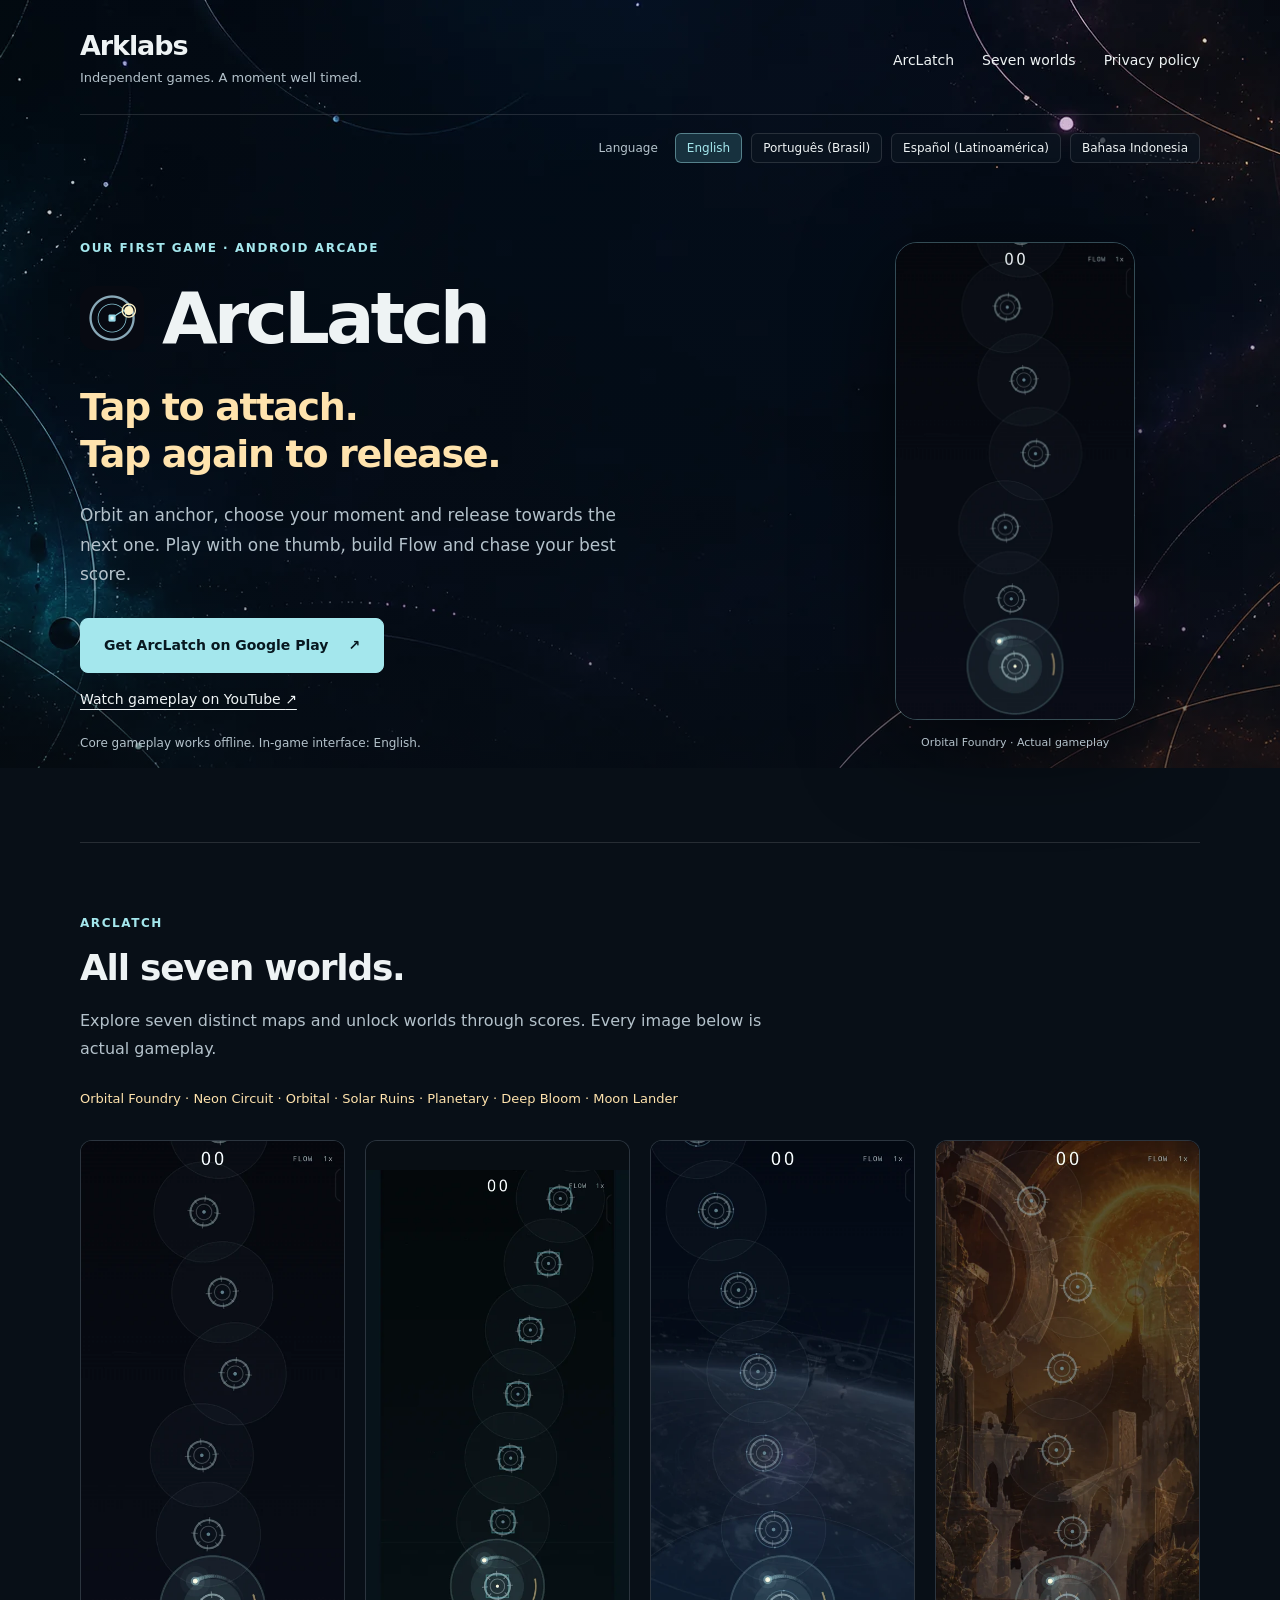
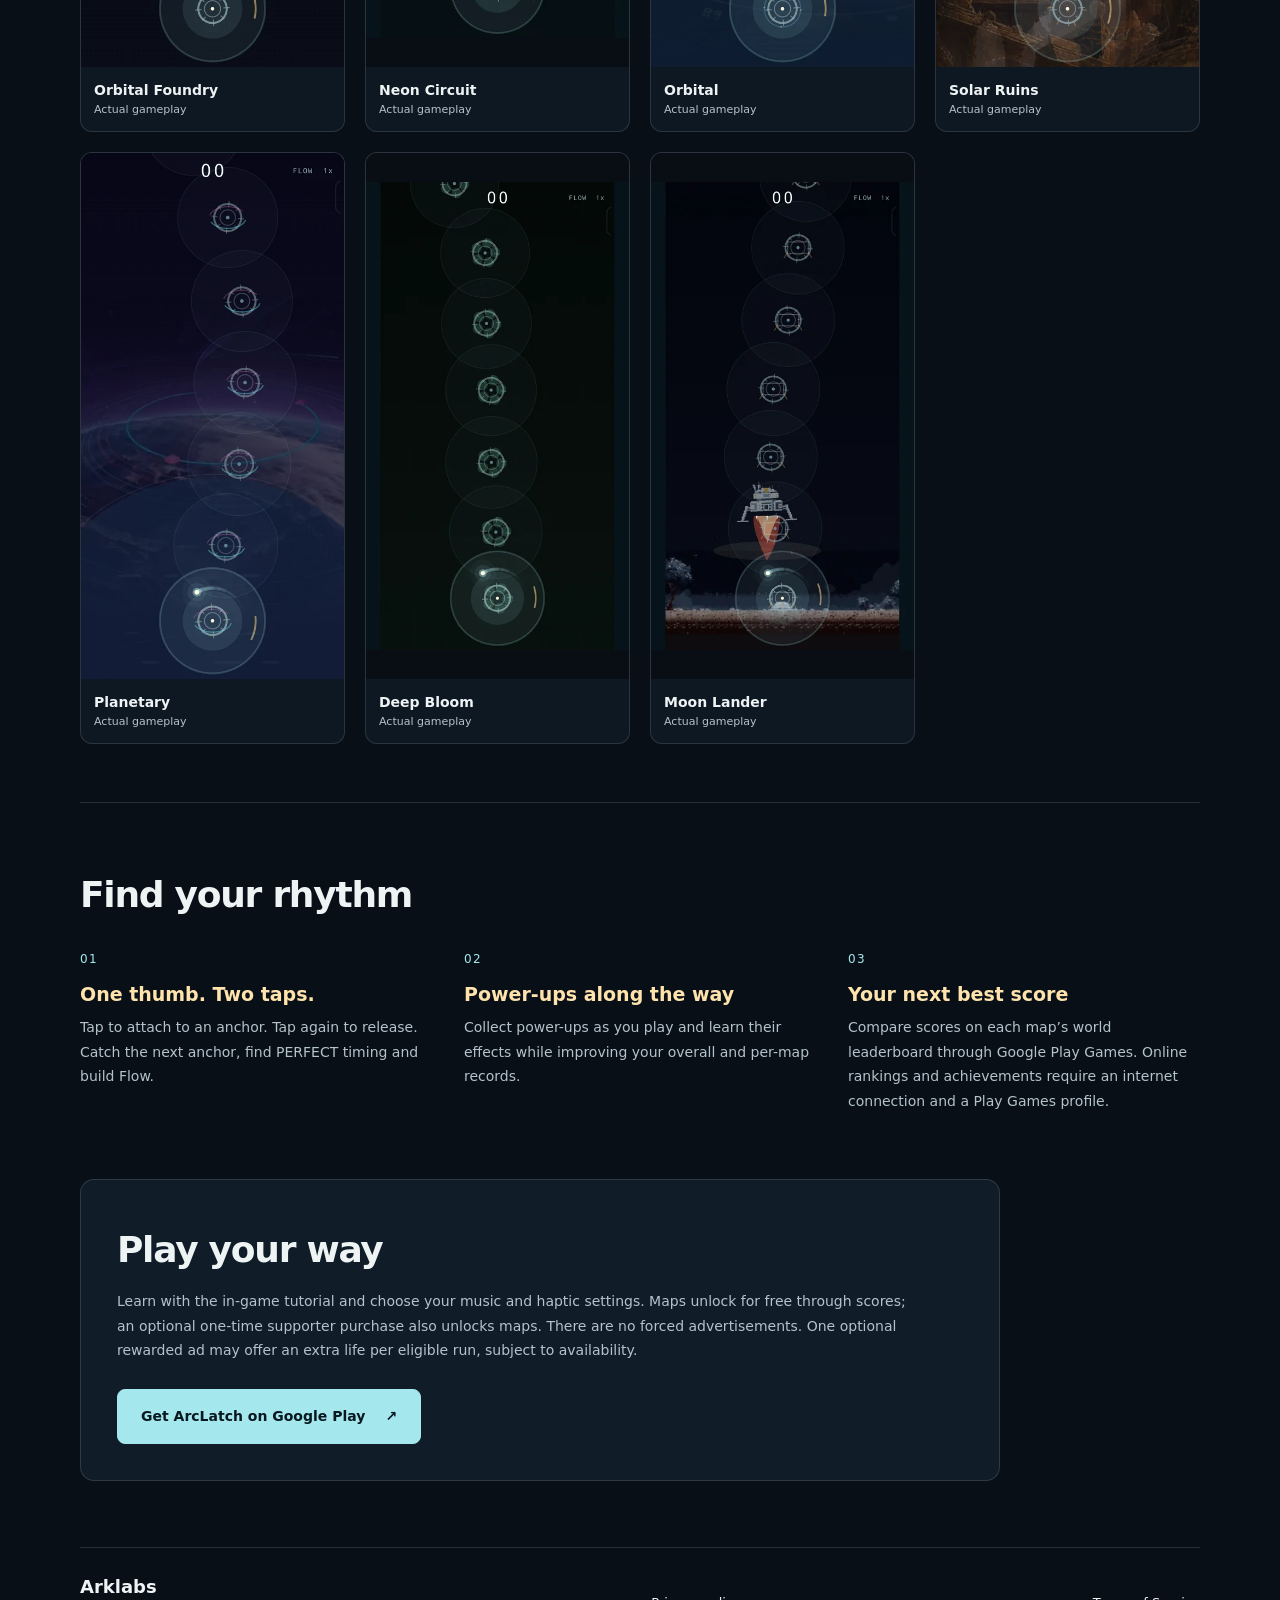
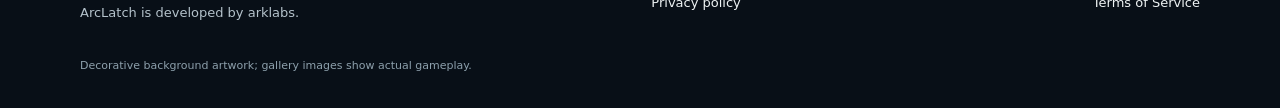
<file: index.html>
<!doctype html>
<html lang="en"><head>
<meta charset="utf-8"><meta name="viewport" content="width=device-width, initial-scale=1">
<title>arklabs | Independent Game Developer — ArcLatch</title>
<meta name="description" content="Discover ArcLatch by arklabs: a one-thumb timing arcade game for Android. Explore seven worlds, watch real gameplay and get it on Google Play."><link rel="canonical" href="https://arklabs-app.github.io/">
<link rel="alternate" hreflang="en" href="https://arklabs-app.github.io/">
<link rel="alternate" hreflang="pt-BR" href="https://arklabs-app.github.io/pt-BR/">
<link rel="alternate" hreflang="es-419" href="https://arklabs-app.github.io/es-419/">
<link rel="alternate" hreflang="id" href="https://arklabs-app.github.io/id/">
<link rel="alternate" hreflang="x-default" href="https://arklabs-app.github.io/">
<meta property="og:type" content="website"><meta property="og:title" content="arklabs — ArcLatch for Android">
<meta property="og:description" content="Discover ArcLatch by arklabs: a one-thumb timing arcade game for Android. Explore seven worlds, watch real gameplay and get it on Google Play."><meta property="og:url" content="https://arklabs-app.github.io/">
<meta property="og:image" content="https://arklabs-app.github.io/assets/arclatch-icon.png"><meta property="og:image:alt" content="ArcLatch icon">
<meta name="twitter:card" content="summary"><meta name="twitter:title" content="arklabs — ArcLatch">
<meta name="twitter:description" content="Discover ArcLatch by arklabs: a one-thumb timing arcade game for Android. Explore seven worlds, watch real gameplay and get it on Google Play."><meta name="twitter:image" content="https://arklabs-app.github.io/assets/arclatch-icon.png">
<link rel="icon" href="assets/arclatch-icon.png"><link rel="stylesheet" href="style.css?v=20261102-mobile1">
<script type="application/ld+json">{"@context": "https://schema.org", "@graph": [{"@type": "Organization", "@id": "https://arklabs-app.github.io/#developer", "name": "arklabs", "url": "https://arklabs-app.github.io/", "sameAs": ["https://github.com/Arklabs-app"]}, {"@type": "VideoGame", "name": "ArcLatch", "url": "https://play.google.com/store/apps/details?id=com.arklabs.arclatch", "operatingSystem": "Android", "applicationCategory": "GameApplication", "genre": "Arcade", "author": {"@id": "https://arklabs-app.github.io/#developer"}, "description": "Discover ArcLatch by arklabs: a one-thumb timing arcade game for Android. Explore seven worlds, watch real gameplay and get it on Google Play."}]}</script>
</head><body>
<a class="skip" href="#game">The game</a>
<div class="shell"><header class="developer"><div><h1>Arklabs</h1><p>Independent games. A moment well timed.</p></div><nav aria-label="Main navigation"><a href="#game">ArcLatch</a><a href="#worlds">Seven worlds</a><a href="https://zaneh20.github.io/privacy.html">Privacy policy</a></nav></header>
<nav class="languages" aria-label="Language"><span>Language</span><a href="./" lang="en" hreflang="en" aria-current="page">English</a><a href="pt-BR/" lang="pt-BR" hreflang="pt-BR">Português (Brasil)</a><a href="es-419/" lang="es-419" hreflang="es-419">Español (Latinoamérica)</a><a href="id/" lang="id" hreflang="id">Bahasa Indonesia</a></nav>
<main><section class="hero" id="game" aria-labelledby="game-title"><div class="hero-copy"><p class="eyebrow">Our first game · Android arcade</p><div class="game-brand"><img src="assets/arclatch-icon.png" alt="" width="64" height="64"><h2 id="game-title">ArcLatch</h2></div><h3>Tap to attach.<br>Tap again to release.</h3><p class="intro">Orbit an anchor, choose your moment and release towards the next one. Play with one thumb, build Flow and chase your best score.</p><div class="actions"><a class="download" href="https://play.google.com/store/apps/details?id=com.arklabs.arclatch">Get ArcLatch on Google Play<span aria-hidden="true"> ↗</span></a><a class="video" href="https://www.youtube.com/watch?v=mXrBoKK8uXo">Watch gameplay on YouTube <span aria-hidden="true">↗</span></a></div><p class="fine">Core gameplay works offline. In-game interface: English.</p></div><figure class="hero-shot"><img src="assets/01-foundry.webp" width="480" height="960" fetchpriority="high" alt="Actual ArcLatch gameplay in Orbital Foundry, showing anchors and orbital paths."><figcaption>Orbital Foundry · Actual gameplay</figcaption></figure></section>
<section class="worlds" id="worlds" aria-labelledby="world-title"><div class="section-heading"><p class="eyebrow">ArcLatch</p><h2 id="world-title">All seven worlds.</h2><p>Explore seven distinct maps and unlock worlds through scores. Every image below is actual gameplay.</p></div><p class="map-index">Orbital Foundry · Neon Circuit · Orbital · Solar Ruins · Planetary · Deep Bloom · Moon Lander</p><div class="world-gallery"><figure class="world-card"><img src="assets/01-foundry.webp" width="480" height="960" loading="lazy" decoding="async" alt="Actual ArcLatch gameplay in Orbital Foundry, showing anchors and orbital paths."><figcaption><strong>Orbital Foundry</strong><span>Actual gameplay</span></figcaption></figure><figure class="world-card"><img src="assets/06-neon-circuit.webp" width="480" height="960" loading="lazy" decoding="async" alt="Actual ArcLatch gameplay in Neon Circuit, showing anchors and orbital paths."><figcaption><strong>Neon Circuit</strong><span>Actual gameplay</span></figcaption></figure><figure class="world-card"><img src="assets/02-orbital.webp" width="480" height="960" loading="lazy" decoding="async" alt="Actual ArcLatch gameplay in Orbital, showing anchors and orbital paths."><figcaption><strong>Orbital</strong><span>Actual gameplay</span></figcaption></figure><figure class="world-card"><img src="assets/03-solar-ruins.webp" width="480" height="960" loading="lazy" decoding="async" alt="Actual ArcLatch gameplay in Solar Ruins, showing anchors and orbital paths."><figcaption><strong>Solar Ruins</strong><span>Actual gameplay</span></figcaption></figure><figure class="world-card"><img src="assets/05-planetary.webp" width="480" height="960" loading="lazy" decoding="async" alt="Actual ArcLatch gameplay in Planetary, showing anchors and orbital paths."><figcaption><strong>Planetary</strong><span>Actual gameplay</span></figcaption></figure><figure class="world-card"><img src="assets/07-deep-bloom.webp" width="480" height="960" loading="lazy" decoding="async" alt="Actual ArcLatch gameplay in Deep Bloom, showing anchors and orbital paths."><figcaption><strong>Deep Bloom</strong><span>Actual gameplay</span></figcaption></figure><figure class="world-card"><img src="assets/04-moon-lander.webp" width="480" height="960" loading="lazy" decoding="async" alt="Actual ArcLatch gameplay in Moon Lander, showing anchors and orbital paths."><figcaption><strong>Moon Lander</strong><span>Actual gameplay</span></figcaption></figure></div></section>
<section class="features" aria-labelledby="how-title"><h2 id="how-title">Find your rhythm</h2><div class="feature-grid"><article><span class="number">01</span><h3>One thumb. Two taps.</h3><p>Tap to attach to an anchor. Tap again to release. Catch the next anchor, find PERFECT timing and build Flow.</p></article><article><span class="number">02</span><h3>Power-ups along the way</h3><p>Collect power-ups as you play and learn their effects while improving your overall and per-map records.</p></article><article><span class="number">03</span><h3>Your next best score</h3><p>Compare scores on each map’s world leaderboard through Google Play Games. Online rankings and achievements require an internet connection and a Play Games profile.</p></article></div></section>
<section class="play" aria-labelledby="play-title"><h2 id="play-title">Play your way</h2><p>Learn with the in-game tutorial and choose your music and haptic settings. Maps unlock for free through scores; an optional one-time supporter purchase also unlocks maps. There are no forced advertisements. One optional rewarded ad may offer an extra life per eligible run, subject to availability.</p><a class="download" href="https://play.google.com/store/apps/details?id=com.arklabs.arclatch">Get ArcLatch on Google Play <span aria-hidden="true">↗</span></a></section></main>
<footer><div><strong>Arklabs</strong><p>ArcLatch is developed by arklabs.</p></div><a href="https://zaneh20.github.io/privacy.html">Privacy policy</a><a href="terms-of-service/" lang="en">Terms of Service</a><p class="art-note">Decorative background artwork; gallery images show actual gameplay.</p></footer></div></body></html>
</file>
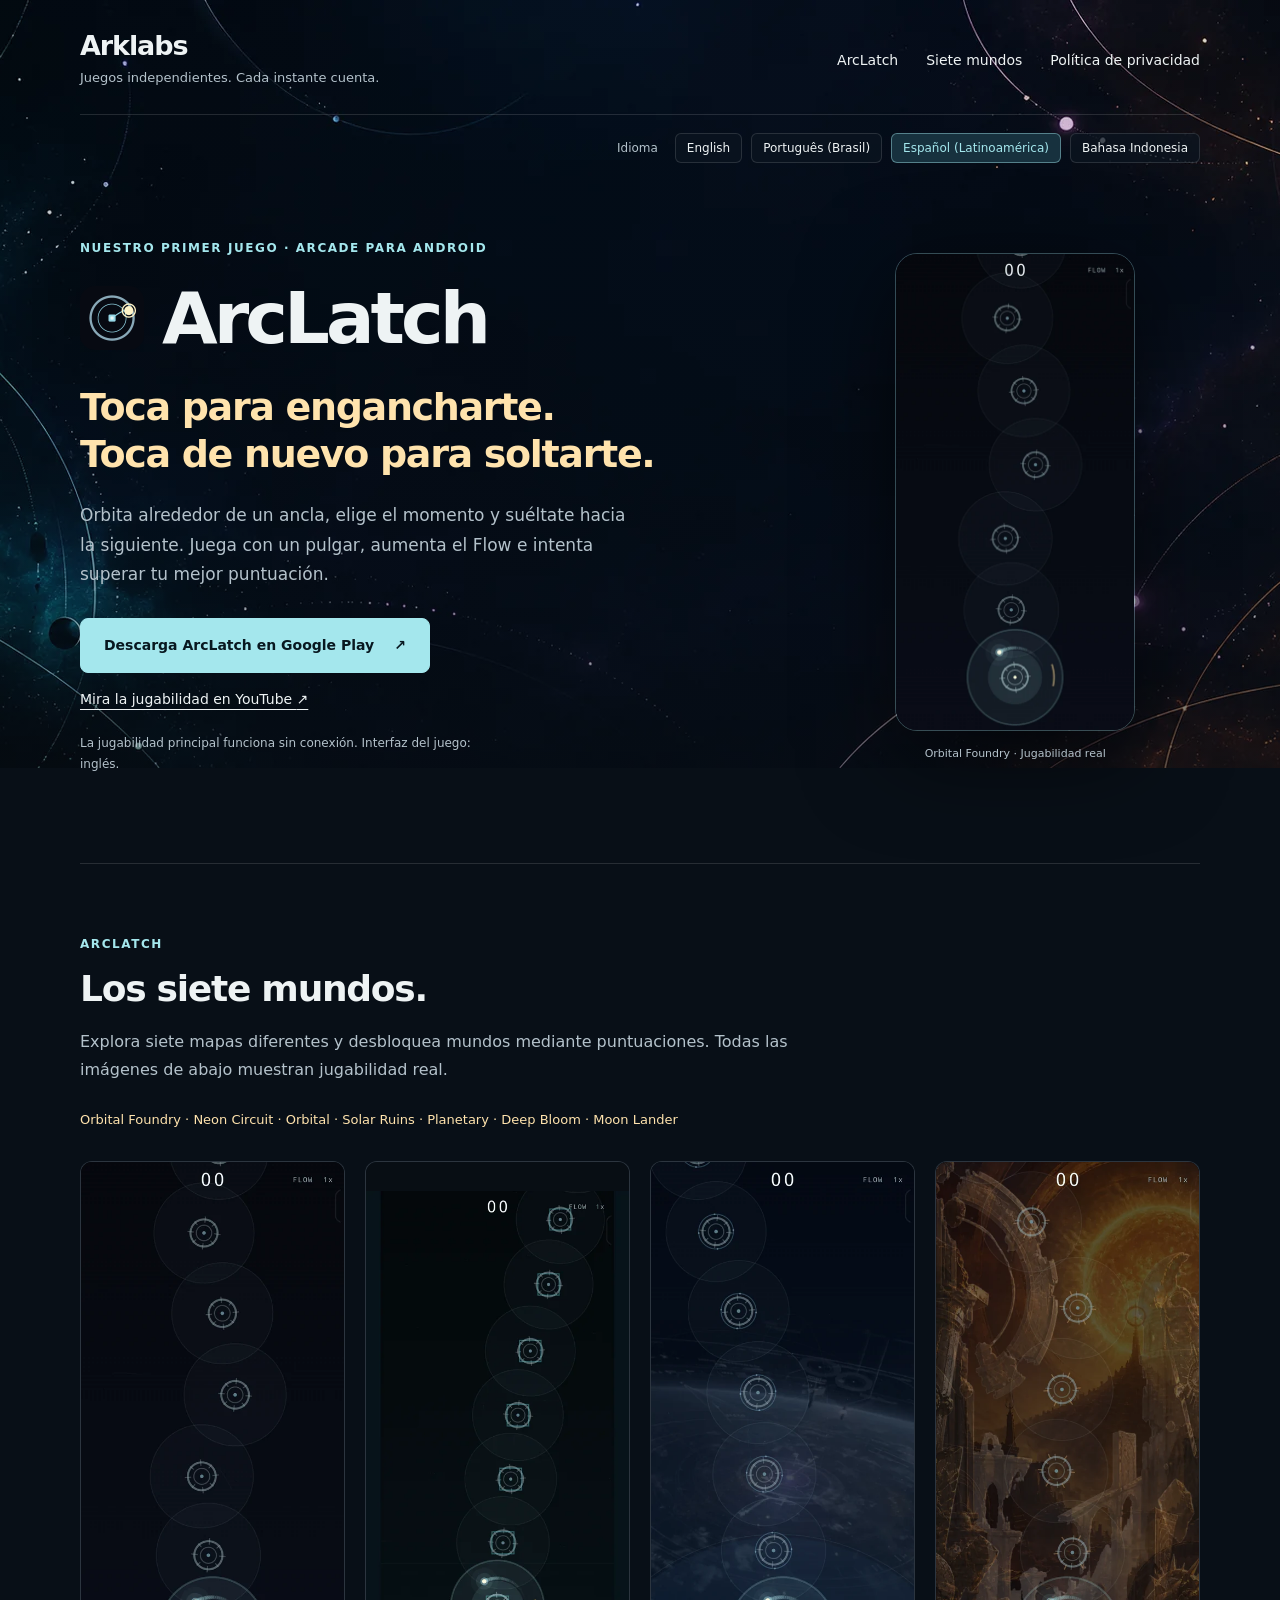
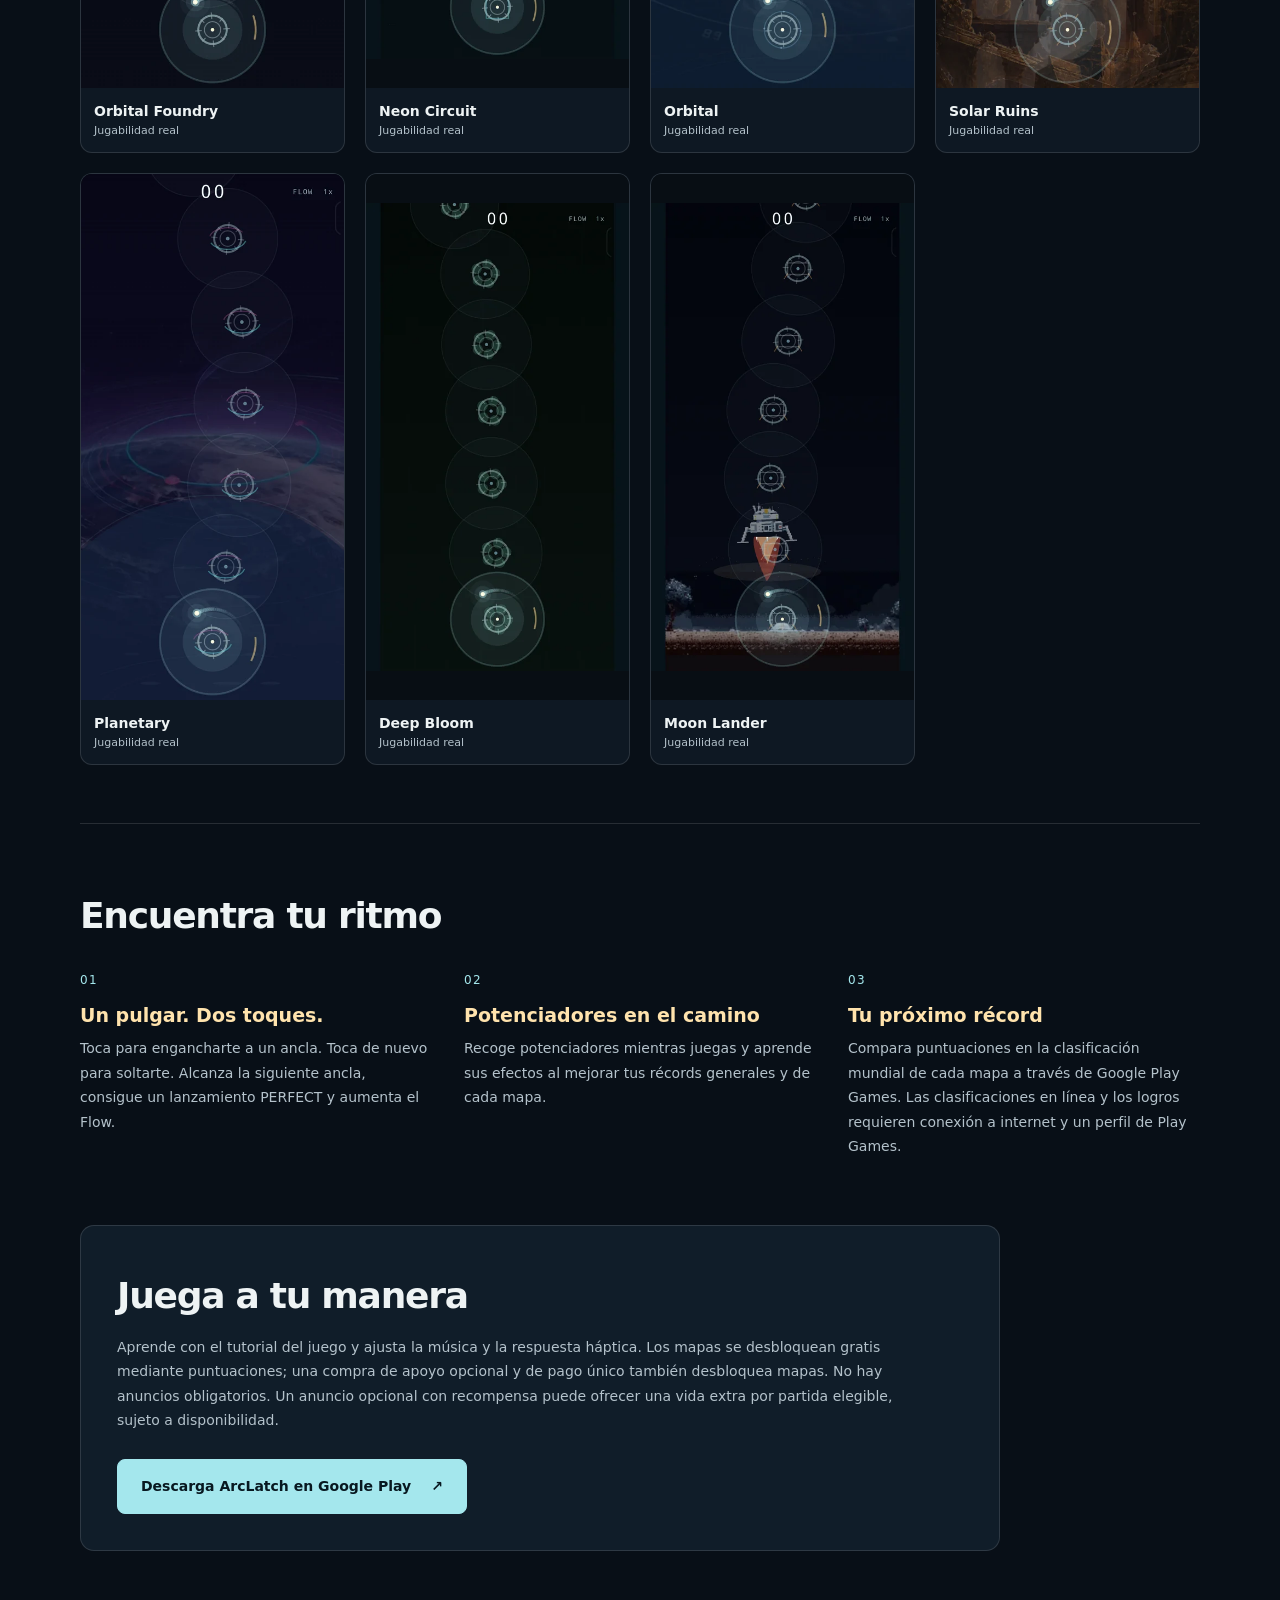
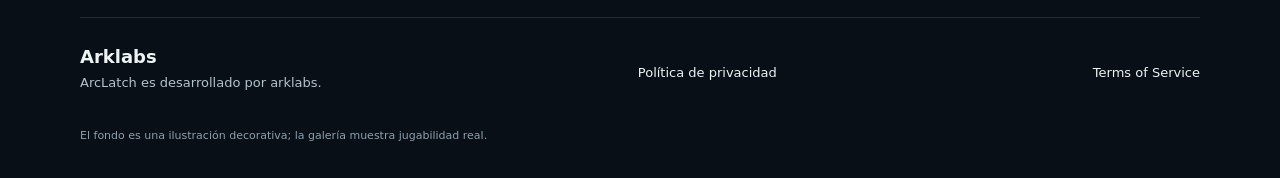
<file: es-419/index.html>
<!doctype html>
<html lang="es-419"><head>
<meta charset="utf-8"><meta name="viewport" content="width=device-width, initial-scale=1">
<title>arklabs | Independent Game Developer — ArcLatch</title>
<meta name="description" content="Descubre ArcLatch de arklabs: un arcade de precisión para Android que se juega con un pulgar. Explora siete mundos y mira la jugabilidad real."><link rel="canonical" href="https://arklabs-app.github.io/es-419/">
<link rel="alternate" hreflang="en" href="https://arklabs-app.github.io/">
<link rel="alternate" hreflang="pt-BR" href="https://arklabs-app.github.io/pt-BR/">
<link rel="alternate" hreflang="es-419" href="https://arklabs-app.github.io/es-419/">
<link rel="alternate" hreflang="id" href="https://arklabs-app.github.io/id/">
<link rel="alternate" hreflang="x-default" href="https://arklabs-app.github.io/">
<meta property="og:type" content="website"><meta property="og:title" content="arklabs — ArcLatch for Android">
<meta property="og:description" content="Descubre ArcLatch de arklabs: un arcade de precisión para Android que se juega con un pulgar. Explora siete mundos y mira la jugabilidad real."><meta property="og:url" content="https://arklabs-app.github.io/es-419/">
<meta property="og:image" content="https://arklabs-app.github.io/assets/arclatch-icon.png"><meta property="og:image:alt" content="ArcLatch icon">
<meta name="twitter:card" content="summary"><meta name="twitter:title" content="arklabs — ArcLatch">
<meta name="twitter:description" content="Descubre ArcLatch de arklabs: un arcade de precisión para Android que se juega con un pulgar. Explora siete mundos y mira la jugabilidad real."><meta name="twitter:image" content="https://arklabs-app.github.io/assets/arclatch-icon.png">
<link rel="icon" href="../assets/arclatch-icon.png"><link rel="stylesheet" href="../style.css?v=20261102-mobile1">
<script type="application/ld+json">{"@context": "https://schema.org", "@graph": [{"@type": "Organization", "@id": "https://arklabs-app.github.io/#developer", "name": "arklabs", "url": "https://arklabs-app.github.io/", "sameAs": ["https://github.com/Arklabs-app"]}, {"@type": "VideoGame", "name": "ArcLatch", "url": "https://play.google.com/store/apps/details?id=com.arklabs.arclatch", "operatingSystem": "Android", "applicationCategory": "GameApplication", "genre": "Arcade", "author": {"@id": "https://arklabs-app.github.io/#developer"}, "description": "Discover ArcLatch by arklabs: a one-thumb timing arcade game for Android. Explore seven worlds, watch real gameplay and get it on Google Play."}]}</script>
</head><body>
<a class="skip" href="#game">El juego</a>
<div class="shell"><header class="developer"><div><h1>Arklabs</h1><p>Juegos independientes. Cada instante cuenta.</p></div><nav aria-label="Main navigation"><a href="#game">ArcLatch</a><a href="#worlds">Siete mundos</a><a href="https://zaneh20.github.io/privacy.html">Política de privacidad</a></nav></header>
<nav class="languages" aria-label="Idioma"><span>Idioma</span><a href=".././" lang="en" hreflang="en">English</a><a href="../pt-BR/" lang="pt-BR" hreflang="pt-BR">Português (Brasil)</a><a href="../es-419/" lang="es-419" hreflang="es-419" aria-current="page">Español (Latinoamérica)</a><a href="../id/" lang="id" hreflang="id">Bahasa Indonesia</a></nav>
<main><section class="hero" id="game" aria-labelledby="game-title"><div class="hero-copy"><p class="eyebrow">Nuestro primer juego · Arcade para Android</p><div class="game-brand"><img src="../assets/arclatch-icon.png" alt="" width="64" height="64"><h2 id="game-title">ArcLatch</h2></div><h3>Toca para engancharte.<br>Toca de nuevo para soltarte.</h3><p class="intro">Orbita alrededor de un ancla, elige el momento y suéltate hacia la siguiente. Juega con un pulgar, aumenta el Flow e intenta superar tu mejor puntuación.</p><div class="actions"><a class="download" href="https://play.google.com/store/apps/details?id=com.arklabs.arclatch">Descarga ArcLatch en Google Play<span aria-hidden="true"> ↗</span></a><a class="video" href="https://www.youtube.com/watch?v=mXrBoKK8uXo">Mira la jugabilidad en YouTube <span aria-hidden="true">↗</span></a></div><p class="fine">La jugabilidad principal funciona sin conexión. Interfaz del juego: inglés.</p></div><figure class="hero-shot"><img src="../assets/01-foundry.webp" width="480" height="960" fetchpriority="high" alt="Jugabilidad real de ArcLatch en Orbital Foundry, con anclas y trayectorias orbitales."><figcaption>Orbital Foundry · Jugabilidad real</figcaption></figure></section>
<section class="worlds" id="worlds" aria-labelledby="world-title"><div class="section-heading"><p class="eyebrow">ArcLatch</p><h2 id="world-title">Los siete mundos.</h2><p>Explora siete mapas diferentes y desbloquea mundos mediante puntuaciones. Todas las imágenes de abajo muestran jugabilidad real.</p></div><p class="map-index">Orbital Foundry · Neon Circuit · Orbital · Solar Ruins · Planetary · Deep Bloom · Moon Lander</p><div class="world-gallery"><figure class="world-card"><img src="../assets/01-foundry.webp" width="480" height="960" loading="lazy" decoding="async" alt="Jugabilidad real de ArcLatch en Orbital Foundry, con anclas y trayectorias orbitales."><figcaption><strong>Orbital Foundry</strong><span>Jugabilidad real</span></figcaption></figure><figure class="world-card"><img src="../assets/06-neon-circuit.webp" width="480" height="960" loading="lazy" decoding="async" alt="Jugabilidad real de ArcLatch en Neon Circuit, con anclas y trayectorias orbitales."><figcaption><strong>Neon Circuit</strong><span>Jugabilidad real</span></figcaption></figure><figure class="world-card"><img src="../assets/02-orbital.webp" width="480" height="960" loading="lazy" decoding="async" alt="Jugabilidad real de ArcLatch en Orbital, con anclas y trayectorias orbitales."><figcaption><strong>Orbital</strong><span>Jugabilidad real</span></figcaption></figure><figure class="world-card"><img src="../assets/03-solar-ruins.webp" width="480" height="960" loading="lazy" decoding="async" alt="Jugabilidad real de ArcLatch en Solar Ruins, con anclas y trayectorias orbitales."><figcaption><strong>Solar Ruins</strong><span>Jugabilidad real</span></figcaption></figure><figure class="world-card"><img src="../assets/05-planetary.webp" width="480" height="960" loading="lazy" decoding="async" alt="Jugabilidad real de ArcLatch en Planetary, con anclas y trayectorias orbitales."><figcaption><strong>Planetary</strong><span>Jugabilidad real</span></figcaption></figure><figure class="world-card"><img src="../assets/07-deep-bloom.webp" width="480" height="960" loading="lazy" decoding="async" alt="Jugabilidad real de ArcLatch en Deep Bloom, con anclas y trayectorias orbitales."><figcaption><strong>Deep Bloom</strong><span>Jugabilidad real</span></figcaption></figure><figure class="world-card"><img src="../assets/04-moon-lander.webp" width="480" height="960" loading="lazy" decoding="async" alt="Jugabilidad real de ArcLatch en Moon Lander, con anclas y trayectorias orbitales."><figcaption><strong>Moon Lander</strong><span>Jugabilidad real</span></figcaption></figure></div></section>
<section class="features" aria-labelledby="how-title"><h2 id="how-title">Encuentra tu ritmo</h2><div class="feature-grid"><article><span class="number">01</span><h3>Un pulgar. Dos toques.</h3><p>Toca para engancharte a un ancla. Toca de nuevo para soltarte. Alcanza la siguiente ancla, consigue un lanzamiento PERFECT y aumenta el Flow.</p></article><article><span class="number">02</span><h3>Potenciadores en el camino</h3><p>Recoge potenciadores mientras juegas y aprende sus efectos al mejorar tus récords generales y de cada mapa.</p></article><article><span class="number">03</span><h3>Tu próximo récord</h3><p>Compara puntuaciones en la clasificación mundial de cada mapa a través de Google Play Games. Las clasificaciones en línea y los logros requieren conexión a internet y un perfil de Play Games.</p></article></div></section>
<section class="play" aria-labelledby="play-title"><h2 id="play-title">Juega a tu manera</h2><p>Aprende con el tutorial del juego y ajusta la música y la respuesta háptica. Los mapas se desbloquean gratis mediante puntuaciones; una compra de apoyo opcional y de pago único también desbloquea mapas. No hay anuncios obligatorios. Un anuncio opcional con recompensa puede ofrecer una vida extra por partida elegible, sujeto a disponibilidad.</p><a class="download" href="https://play.google.com/store/apps/details?id=com.arklabs.arclatch">Descarga ArcLatch en Google Play <span aria-hidden="true">↗</span></a></section></main>
<footer><div><strong>Arklabs</strong><p>ArcLatch es desarrollado por arklabs.</p></div><a href="https://zaneh20.github.io/privacy.html">Política de privacidad</a><a href="../terms-of-service/" lang="en">Terms of Service</a><p class="art-note">El fondo es una ilustración decorativa; la galería muestra jugabilidad real.</p></footer></div></body></html>
</file>
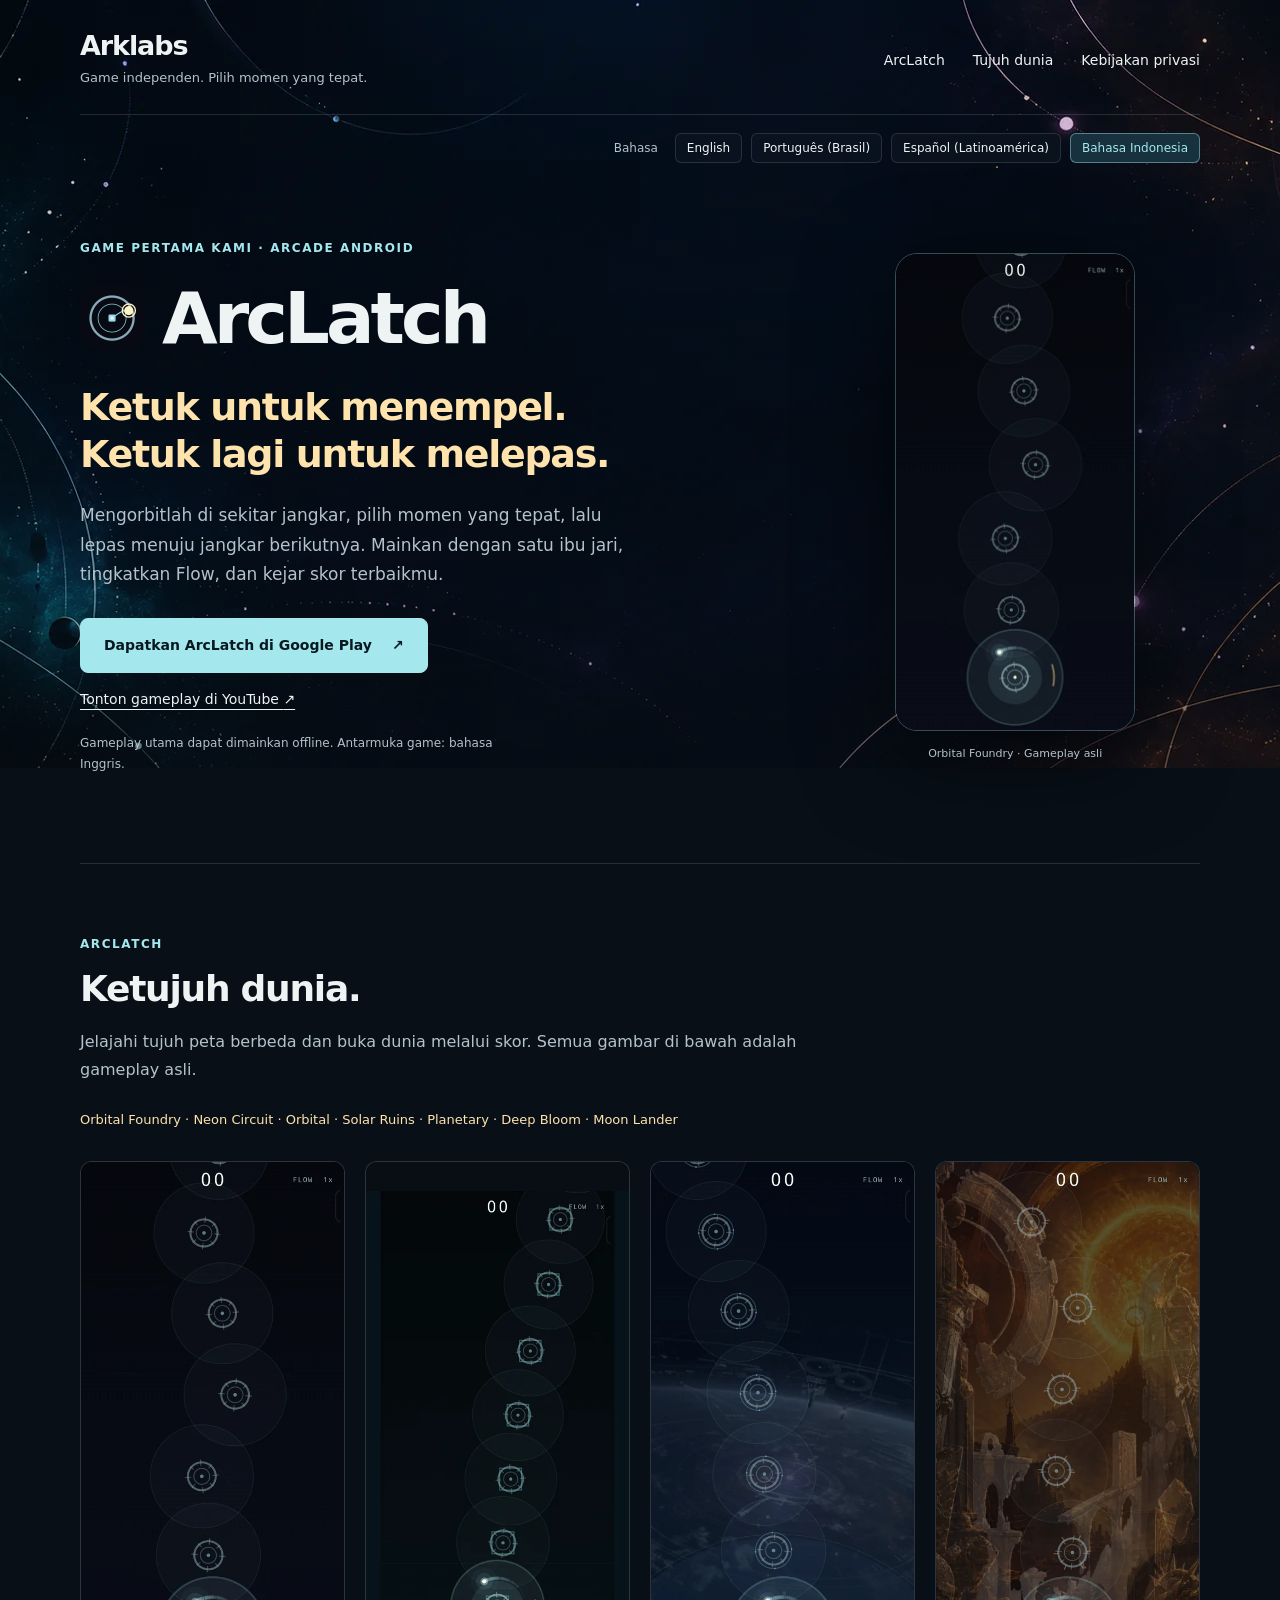
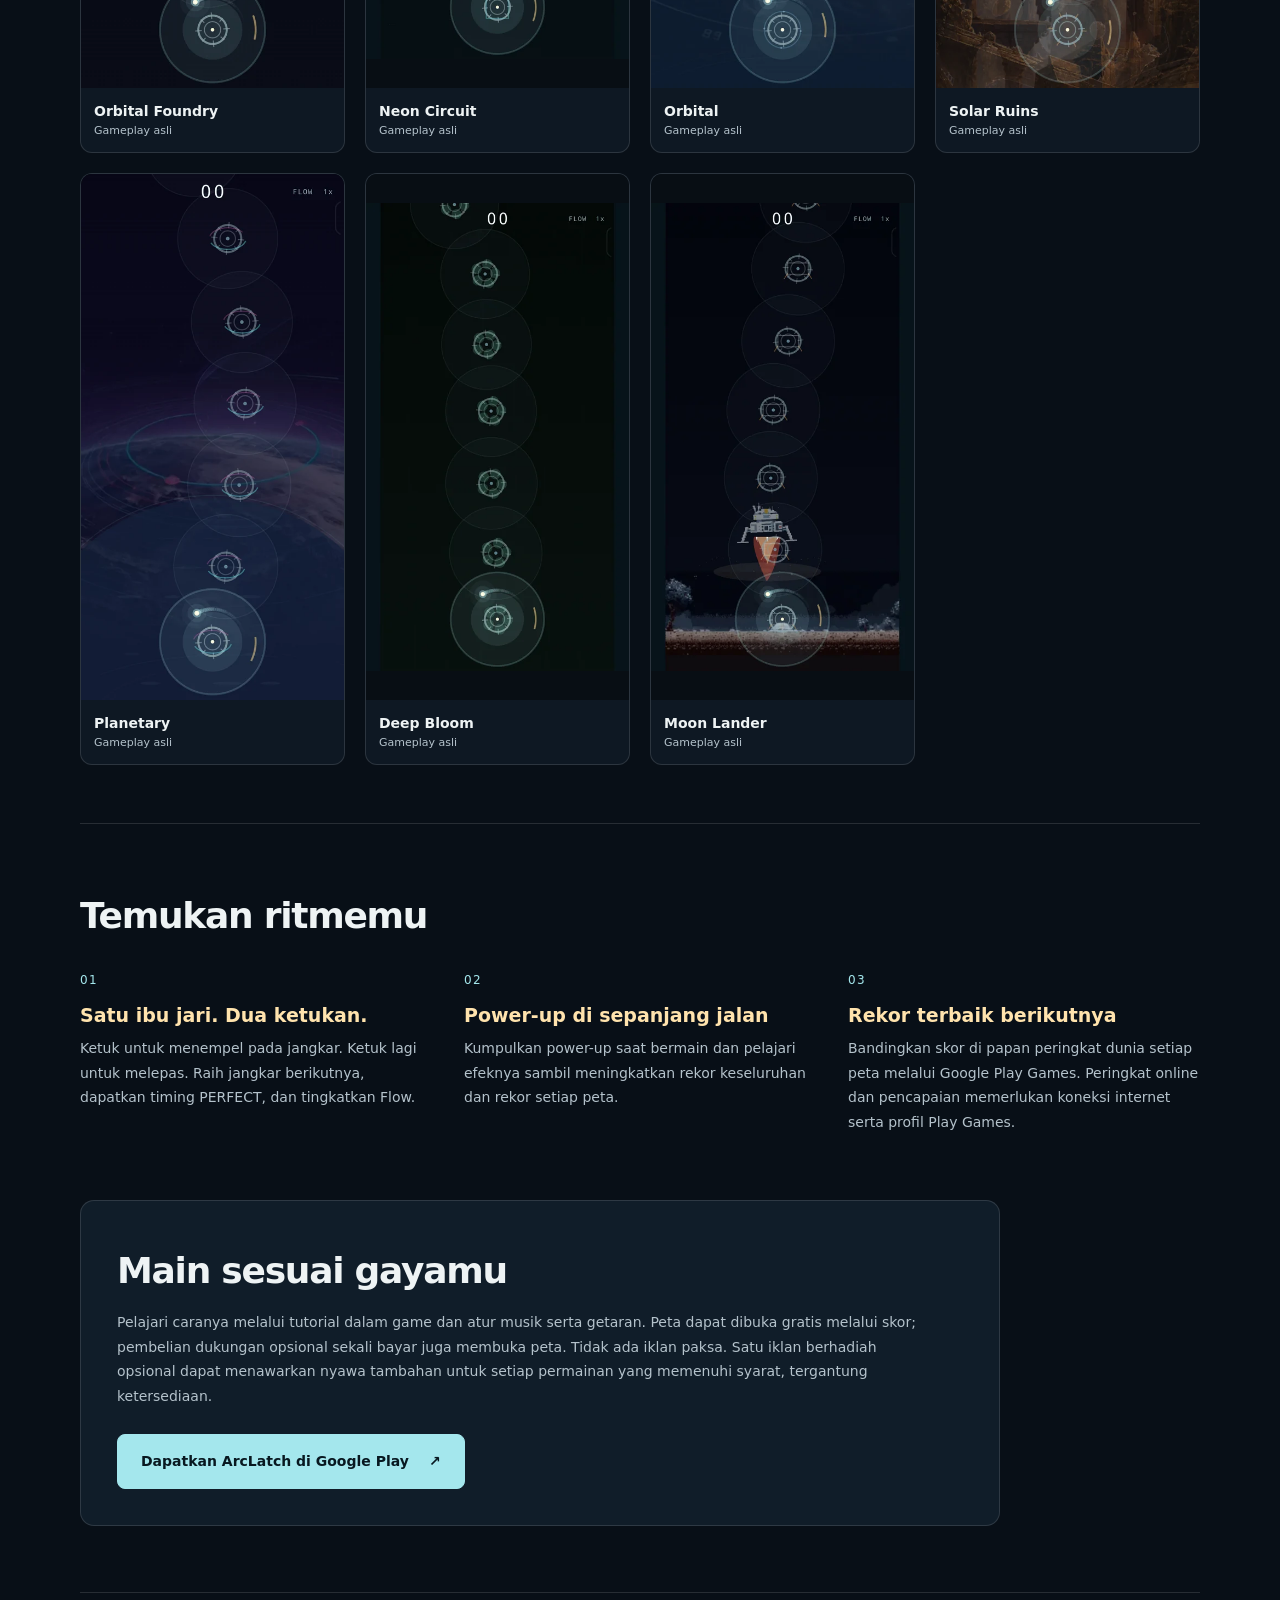
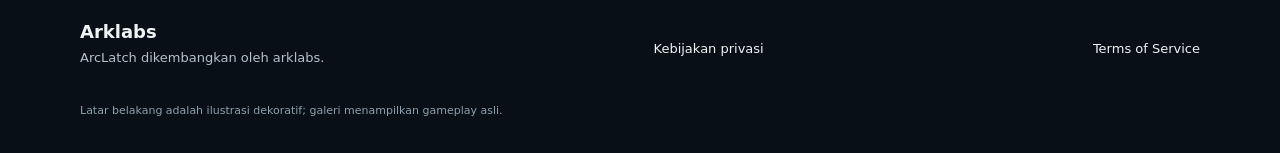
<file: id/index.html>
<!doctype html>
<html lang="id"><head>
<meta charset="utf-8"><meta name="viewport" content="width=device-width, initial-scale=1">
<title>arklabs | Independent Game Developer — ArcLatch</title>
<meta name="description" content="Kenali ArcLatch dari arklabs: game arcade timing untuk Android yang dimainkan dengan satu ibu jari. Jelajahi tujuh dunia dan tonton gameplay asli."><link rel="canonical" href="https://arklabs-app.github.io/id/">
<link rel="alternate" hreflang="en" href="https://arklabs-app.github.io/">
<link rel="alternate" hreflang="pt-BR" href="https://arklabs-app.github.io/pt-BR/">
<link rel="alternate" hreflang="es-419" href="https://arklabs-app.github.io/es-419/">
<link rel="alternate" hreflang="id" href="https://arklabs-app.github.io/id/">
<link rel="alternate" hreflang="x-default" href="https://arklabs-app.github.io/">
<meta property="og:type" content="website"><meta property="og:title" content="arklabs — ArcLatch for Android">
<meta property="og:description" content="Kenali ArcLatch dari arklabs: game arcade timing untuk Android yang dimainkan dengan satu ibu jari. Jelajahi tujuh dunia dan tonton gameplay asli."><meta property="og:url" content="https://arklabs-app.github.io/id/">
<meta property="og:image" content="https://arklabs-app.github.io/assets/arclatch-icon.png"><meta property="og:image:alt" content="ArcLatch icon">
<meta name="twitter:card" content="summary"><meta name="twitter:title" content="arklabs — ArcLatch">
<meta name="twitter:description" content="Kenali ArcLatch dari arklabs: game arcade timing untuk Android yang dimainkan dengan satu ibu jari. Jelajahi tujuh dunia dan tonton gameplay asli."><meta name="twitter:image" content="https://arklabs-app.github.io/assets/arclatch-icon.png">
<link rel="icon" href="../assets/arclatch-icon.png"><link rel="stylesheet" href="../style.css?v=20261102-mobile1">
<script type="application/ld+json">{"@context": "https://schema.org", "@graph": [{"@type": "Organization", "@id": "https://arklabs-app.github.io/#developer", "name": "arklabs", "url": "https://arklabs-app.github.io/", "sameAs": ["https://github.com/Arklabs-app"]}, {"@type": "VideoGame", "name": "ArcLatch", "url": "https://play.google.com/store/apps/details?id=com.arklabs.arclatch", "operatingSystem": "Android", "applicationCategory": "GameApplication", "genre": "Arcade", "author": {"@id": "https://arklabs-app.github.io/#developer"}, "description": "Discover ArcLatch by arklabs: a one-thumb timing arcade game for Android. Explore seven worlds, watch real gameplay and get it on Google Play."}]}</script>
</head><body>
<a class="skip" href="#game">Game</a>
<div class="shell"><header class="developer"><div><h1>Arklabs</h1><p>Game independen. Pilih momen yang tepat.</p></div><nav aria-label="Main navigation"><a href="#game">ArcLatch</a><a href="#worlds">Tujuh dunia</a><a href="https://zaneh20.github.io/privacy.html">Kebijakan privasi</a></nav></header>
<nav class="languages" aria-label="Bahasa"><span>Bahasa</span><a href=".././" lang="en" hreflang="en">English</a><a href="../pt-BR/" lang="pt-BR" hreflang="pt-BR">Português (Brasil)</a><a href="../es-419/" lang="es-419" hreflang="es-419">Español (Latinoamérica)</a><a href="../id/" lang="id" hreflang="id" aria-current="page">Bahasa Indonesia</a></nav>
<main><section class="hero" id="game" aria-labelledby="game-title"><div class="hero-copy"><p class="eyebrow">Game pertama kami · Arcade Android</p><div class="game-brand"><img src="../assets/arclatch-icon.png" alt="" width="64" height="64"><h2 id="game-title">ArcLatch</h2></div><h3>Ketuk untuk menempel.<br>Ketuk lagi untuk melepas.</h3><p class="intro">Mengorbitlah di sekitar jangkar, pilih momen yang tepat, lalu lepas menuju jangkar berikutnya. Mainkan dengan satu ibu jari, tingkatkan Flow, dan kejar skor terbaikmu.</p><div class="actions"><a class="download" href="https://play.google.com/store/apps/details?id=com.arklabs.arclatch">Dapatkan ArcLatch di Google Play<span aria-hidden="true"> ↗</span></a><a class="video" href="https://www.youtube.com/watch?v=mXrBoKK8uXo">Tonton gameplay di YouTube <span aria-hidden="true">↗</span></a></div><p class="fine">Gameplay utama dapat dimainkan offline. Antarmuka game: bahasa Inggris.</p></div><figure class="hero-shot"><img src="../assets/01-foundry.webp" width="480" height="960" fetchpriority="high" alt="Gameplay asli ArcLatch di Orbital Foundry, menampilkan jangkar dan lintasan orbit."><figcaption>Orbital Foundry · Gameplay asli</figcaption></figure></section>
<section class="worlds" id="worlds" aria-labelledby="world-title"><div class="section-heading"><p class="eyebrow">ArcLatch</p><h2 id="world-title">Ketujuh dunia.</h2><p>Jelajahi tujuh peta berbeda dan buka dunia melalui skor. Semua gambar di bawah adalah gameplay asli.</p></div><p class="map-index">Orbital Foundry · Neon Circuit · Orbital · Solar Ruins · Planetary · Deep Bloom · Moon Lander</p><div class="world-gallery"><figure class="world-card"><img src="../assets/01-foundry.webp" width="480" height="960" loading="lazy" decoding="async" alt="Gameplay asli ArcLatch di Orbital Foundry, menampilkan jangkar dan lintasan orbit."><figcaption><strong>Orbital Foundry</strong><span>Gameplay asli</span></figcaption></figure><figure class="world-card"><img src="../assets/06-neon-circuit.webp" width="480" height="960" loading="lazy" decoding="async" alt="Gameplay asli ArcLatch di Neon Circuit, menampilkan jangkar dan lintasan orbit."><figcaption><strong>Neon Circuit</strong><span>Gameplay asli</span></figcaption></figure><figure class="world-card"><img src="../assets/02-orbital.webp" width="480" height="960" loading="lazy" decoding="async" alt="Gameplay asli ArcLatch di Orbital, menampilkan jangkar dan lintasan orbit."><figcaption><strong>Orbital</strong><span>Gameplay asli</span></figcaption></figure><figure class="world-card"><img src="../assets/03-solar-ruins.webp" width="480" height="960" loading="lazy" decoding="async" alt="Gameplay asli ArcLatch di Solar Ruins, menampilkan jangkar dan lintasan orbit."><figcaption><strong>Solar Ruins</strong><span>Gameplay asli</span></figcaption></figure><figure class="world-card"><img src="../assets/05-planetary.webp" width="480" height="960" loading="lazy" decoding="async" alt="Gameplay asli ArcLatch di Planetary, menampilkan jangkar dan lintasan orbit."><figcaption><strong>Planetary</strong><span>Gameplay asli</span></figcaption></figure><figure class="world-card"><img src="../assets/07-deep-bloom.webp" width="480" height="960" loading="lazy" decoding="async" alt="Gameplay asli ArcLatch di Deep Bloom, menampilkan jangkar dan lintasan orbit."><figcaption><strong>Deep Bloom</strong><span>Gameplay asli</span></figcaption></figure><figure class="world-card"><img src="../assets/04-moon-lander.webp" width="480" height="960" loading="lazy" decoding="async" alt="Gameplay asli ArcLatch di Moon Lander, menampilkan jangkar dan lintasan orbit."><figcaption><strong>Moon Lander</strong><span>Gameplay asli</span></figcaption></figure></div></section>
<section class="features" aria-labelledby="how-title"><h2 id="how-title">Temukan ritmemu</h2><div class="feature-grid"><article><span class="number">01</span><h3>Satu ibu jari. Dua ketukan.</h3><p>Ketuk untuk menempel pada jangkar. Ketuk lagi untuk melepas. Raih jangkar berikutnya, dapatkan timing PERFECT, dan tingkatkan Flow.</p></article><article><span class="number">02</span><h3>Power-up di sepanjang jalan</h3><p>Kumpulkan power-up saat bermain dan pelajari efeknya sambil meningkatkan rekor keseluruhan dan rekor setiap peta.</p></article><article><span class="number">03</span><h3>Rekor terbaik berikutnya</h3><p>Bandingkan skor di papan peringkat dunia setiap peta melalui Google Play Games. Peringkat online dan pencapaian memerlukan koneksi internet serta profil Play Games.</p></article></div></section>
<section class="play" aria-labelledby="play-title"><h2 id="play-title">Main sesuai gayamu</h2><p>Pelajari caranya melalui tutorial dalam game dan atur musik serta getaran. Peta dapat dibuka gratis melalui skor; pembelian dukungan opsional sekali bayar juga membuka peta. Tidak ada iklan paksa. Satu iklan berhadiah opsional dapat menawarkan nyawa tambahan untuk setiap permainan yang memenuhi syarat, tergantung ketersediaan.</p><a class="download" href="https://play.google.com/store/apps/details?id=com.arklabs.arclatch">Dapatkan ArcLatch di Google Play <span aria-hidden="true">↗</span></a></section></main>
<footer><div><strong>Arklabs</strong><p>ArcLatch dikembangkan oleh arklabs.</p></div><a href="https://zaneh20.github.io/privacy.html">Kebijakan privasi</a><a href="../terms-of-service/" lang="en">Terms of Service</a><p class="art-note">Latar belakang adalah ilustrasi dekoratif; galeri menampilkan gameplay asli.</p></footer></div></body></html>
</file>
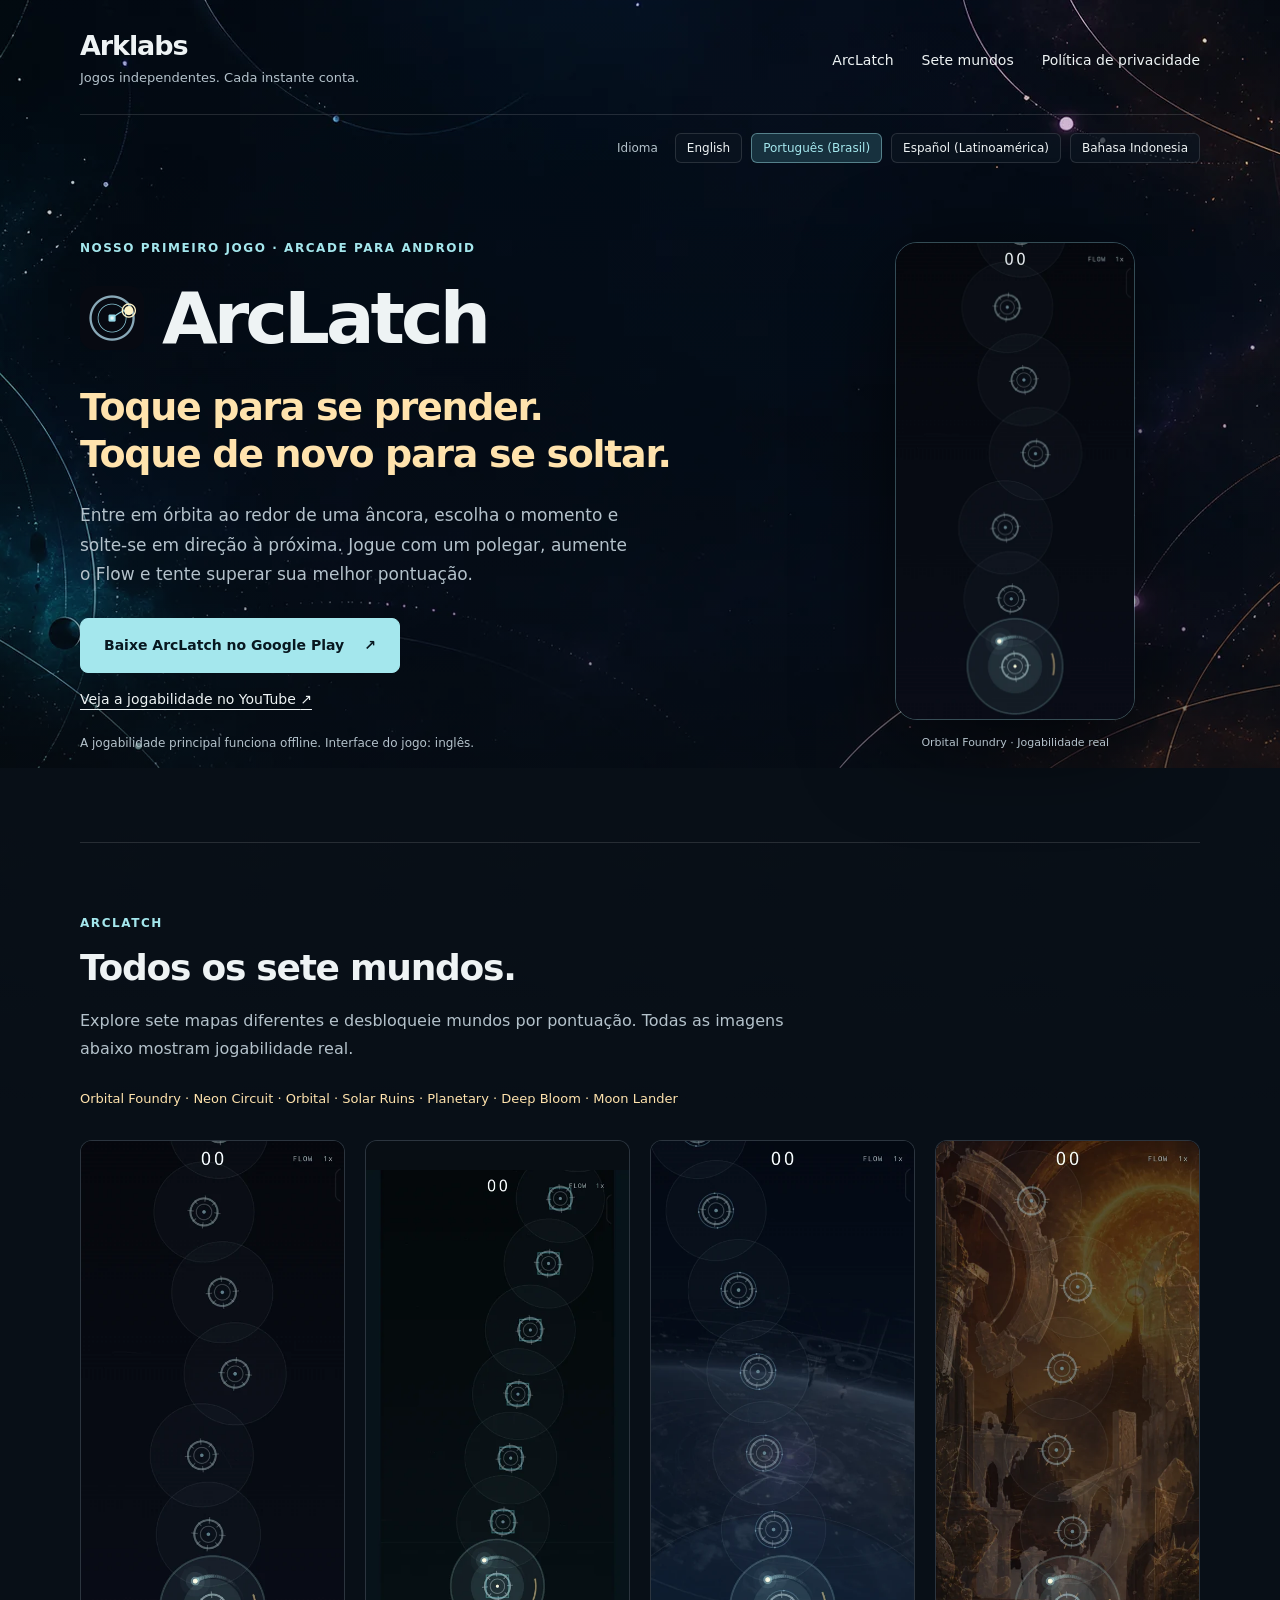
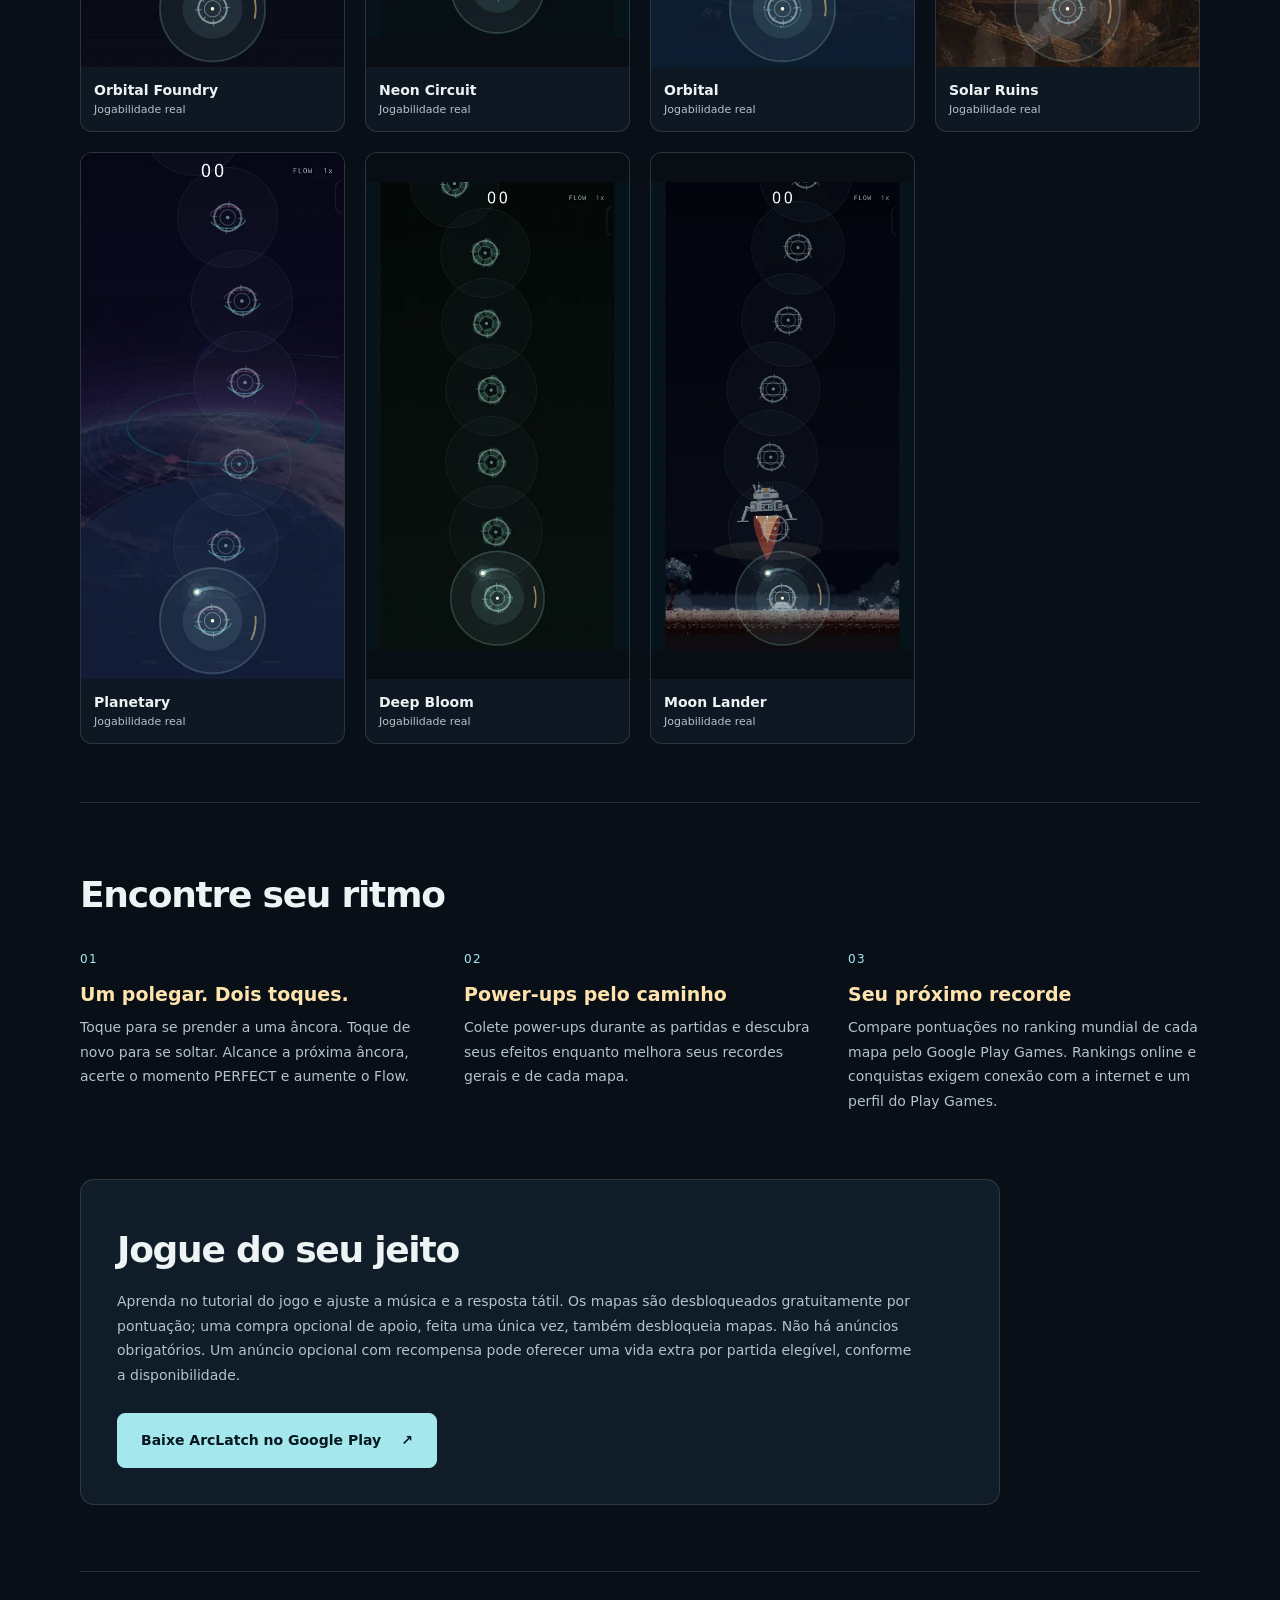
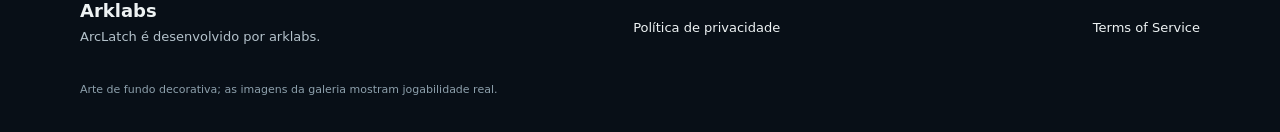
<file: pt-BR/index.html>
<!doctype html>
<html lang="pt-BR"><head>
<meta charset="utf-8"><meta name="viewport" content="width=device-width, initial-scale=1">
<title>arklabs | Independent Game Developer — ArcLatch</title>
<meta name="description" content="Conheça ArcLatch, da arklabs: um arcade de precisão para Android que você joga com um polegar. Explore sete mundos e veja a jogabilidade real."><link rel="canonical" href="https://arklabs-app.github.io/pt-BR/">
<link rel="alternate" hreflang="en" href="https://arklabs-app.github.io/">
<link rel="alternate" hreflang="pt-BR" href="https://arklabs-app.github.io/pt-BR/">
<link rel="alternate" hreflang="es-419" href="https://arklabs-app.github.io/es-419/">
<link rel="alternate" hreflang="id" href="https://arklabs-app.github.io/id/">
<link rel="alternate" hreflang="x-default" href="https://arklabs-app.github.io/">
<meta property="og:type" content="website"><meta property="og:title" content="arklabs — ArcLatch for Android">
<meta property="og:description" content="Conheça ArcLatch, da arklabs: um arcade de precisão para Android que você joga com um polegar. Explore sete mundos e veja a jogabilidade real."><meta property="og:url" content="https://arklabs-app.github.io/pt-BR/">
<meta property="og:image" content="https://arklabs-app.github.io/assets/arclatch-icon.png"><meta property="og:image:alt" content="ArcLatch icon">
<meta name="twitter:card" content="summary"><meta name="twitter:title" content="arklabs — ArcLatch">
<meta name="twitter:description" content="Conheça ArcLatch, da arklabs: um arcade de precisão para Android que você joga com um polegar. Explore sete mundos e veja a jogabilidade real."><meta name="twitter:image" content="https://arklabs-app.github.io/assets/arclatch-icon.png">
<link rel="icon" href="../assets/arclatch-icon.png"><link rel="stylesheet" href="../style.css?v=20261102-mobile1">
<script type="application/ld+json">{"@context": "https://schema.org", "@graph": [{"@type": "Organization", "@id": "https://arklabs-app.github.io/#developer", "name": "arklabs", "url": "https://arklabs-app.github.io/", "sameAs": ["https://github.com/Arklabs-app"]}, {"@type": "VideoGame", "name": "ArcLatch", "url": "https://play.google.com/store/apps/details?id=com.arklabs.arclatch", "operatingSystem": "Android", "applicationCategory": "GameApplication", "genre": "Arcade", "author": {"@id": "https://arklabs-app.github.io/#developer"}, "description": "Discover ArcLatch by arklabs: a one-thumb timing arcade game for Android. Explore seven worlds, watch real gameplay and get it on Google Play."}]}</script>
</head><body>
<a class="skip" href="#game">O jogo</a>
<div class="shell"><header class="developer"><div><h1>Arklabs</h1><p>Jogos independentes. Cada instante conta.</p></div><nav aria-label="Main navigation"><a href="#game">ArcLatch</a><a href="#worlds">Sete mundos</a><a href="https://zaneh20.github.io/privacy.html">Política de privacidade</a></nav></header>
<nav class="languages" aria-label="Idioma"><span>Idioma</span><a href=".././" lang="en" hreflang="en">English</a><a href="../pt-BR/" lang="pt-BR" hreflang="pt-BR" aria-current="page">Português (Brasil)</a><a href="../es-419/" lang="es-419" hreflang="es-419">Español (Latinoamérica)</a><a href="../id/" lang="id" hreflang="id">Bahasa Indonesia</a></nav>
<main><section class="hero" id="game" aria-labelledby="game-title"><div class="hero-copy"><p class="eyebrow">Nosso primeiro jogo · Arcade para Android</p><div class="game-brand"><img src="../assets/arclatch-icon.png" alt="" width="64" height="64"><h2 id="game-title">ArcLatch</h2></div><h3>Toque para se prender.<br>Toque de novo para se soltar.</h3><p class="intro">Entre em órbita ao redor de uma âncora, escolha o momento e solte-se em direção à próxima. Jogue com um polegar, aumente o Flow e tente superar sua melhor pontuação.</p><div class="actions"><a class="download" href="https://play.google.com/store/apps/details?id=com.arklabs.arclatch">Baixe ArcLatch no Google Play<span aria-hidden="true"> ↗</span></a><a class="video" href="https://www.youtube.com/watch?v=mXrBoKK8uXo">Veja a jogabilidade no YouTube <span aria-hidden="true">↗</span></a></div><p class="fine">A jogabilidade principal funciona offline. Interface do jogo: inglês.</p></div><figure class="hero-shot"><img src="../assets/01-foundry.webp" width="480" height="960" fetchpriority="high" alt="Jogabilidade real de ArcLatch em Orbital Foundry, com âncoras e trajetórias orbitais."><figcaption>Orbital Foundry · Jogabilidade real</figcaption></figure></section>
<section class="worlds" id="worlds" aria-labelledby="world-title"><div class="section-heading"><p class="eyebrow">ArcLatch</p><h2 id="world-title">Todos os sete mundos.</h2><p>Explore sete mapas diferentes e desbloqueie mundos por pontuação. Todas as imagens abaixo mostram jogabilidade real.</p></div><p class="map-index">Orbital Foundry · Neon Circuit · Orbital · Solar Ruins · Planetary · Deep Bloom · Moon Lander</p><div class="world-gallery"><figure class="world-card"><img src="../assets/01-foundry.webp" width="480" height="960" loading="lazy" decoding="async" alt="Jogabilidade real de ArcLatch em Orbital Foundry, com âncoras e trajetórias orbitais."><figcaption><strong>Orbital Foundry</strong><span>Jogabilidade real</span></figcaption></figure><figure class="world-card"><img src="../assets/06-neon-circuit.webp" width="480" height="960" loading="lazy" decoding="async" alt="Jogabilidade real de ArcLatch em Neon Circuit, com âncoras e trajetórias orbitais."><figcaption><strong>Neon Circuit</strong><span>Jogabilidade real</span></figcaption></figure><figure class="world-card"><img src="../assets/02-orbital.webp" width="480" height="960" loading="lazy" decoding="async" alt="Jogabilidade real de ArcLatch em Orbital, com âncoras e trajetórias orbitais."><figcaption><strong>Orbital</strong><span>Jogabilidade real</span></figcaption></figure><figure class="world-card"><img src="../assets/03-solar-ruins.webp" width="480" height="960" loading="lazy" decoding="async" alt="Jogabilidade real de ArcLatch em Solar Ruins, com âncoras e trajetórias orbitais."><figcaption><strong>Solar Ruins</strong><span>Jogabilidade real</span></figcaption></figure><figure class="world-card"><img src="../assets/05-planetary.webp" width="480" height="960" loading="lazy" decoding="async" alt="Jogabilidade real de ArcLatch em Planetary, com âncoras e trajetórias orbitais."><figcaption><strong>Planetary</strong><span>Jogabilidade real</span></figcaption></figure><figure class="world-card"><img src="../assets/07-deep-bloom.webp" width="480" height="960" loading="lazy" decoding="async" alt="Jogabilidade real de ArcLatch em Deep Bloom, com âncoras e trajetórias orbitais."><figcaption><strong>Deep Bloom</strong><span>Jogabilidade real</span></figcaption></figure><figure class="world-card"><img src="../assets/04-moon-lander.webp" width="480" height="960" loading="lazy" decoding="async" alt="Jogabilidade real de ArcLatch em Moon Lander, com âncoras e trajetórias orbitais."><figcaption><strong>Moon Lander</strong><span>Jogabilidade real</span></figcaption></figure></div></section>
<section class="features" aria-labelledby="how-title"><h2 id="how-title">Encontre seu ritmo</h2><div class="feature-grid"><article><span class="number">01</span><h3>Um polegar. Dois toques.</h3><p>Toque para se prender a uma âncora. Toque de novo para se soltar. Alcance a próxima âncora, acerte o momento PERFECT e aumente o Flow.</p></article><article><span class="number">02</span><h3>Power-ups pelo caminho</h3><p>Colete power-ups durante as partidas e descubra seus efeitos enquanto melhora seus recordes gerais e de cada mapa.</p></article><article><span class="number">03</span><h3>Seu próximo recorde</h3><p>Compare pontuações no ranking mundial de cada mapa pelo Google Play Games. Rankings online e conquistas exigem conexão com a internet e um perfil do Play Games.</p></article></div></section>
<section class="play" aria-labelledby="play-title"><h2 id="play-title">Jogue do seu jeito</h2><p>Aprenda no tutorial do jogo e ajuste a música e a resposta tátil. Os mapas são desbloqueados gratuitamente por pontuação; uma compra opcional de apoio, feita uma única vez, também desbloqueia mapas. Não há anúncios obrigatórios. Um anúncio opcional com recompensa pode oferecer uma vida extra por partida elegível, conforme a disponibilidade.</p><a class="download" href="https://play.google.com/store/apps/details?id=com.arklabs.arclatch">Baixe ArcLatch no Google Play <span aria-hidden="true">↗</span></a></section></main>
<footer><div><strong>Arklabs</strong><p>ArcLatch é desenvolvido por arklabs.</p></div><a href="https://zaneh20.github.io/privacy.html">Política de privacidade</a><a href="../terms-of-service/" lang="en">Terms of Service</a><p class="art-note">Arte de fundo decorativa; as imagens da galeria mostram jogabilidade real.</p></footer></div></body></html>
</file>
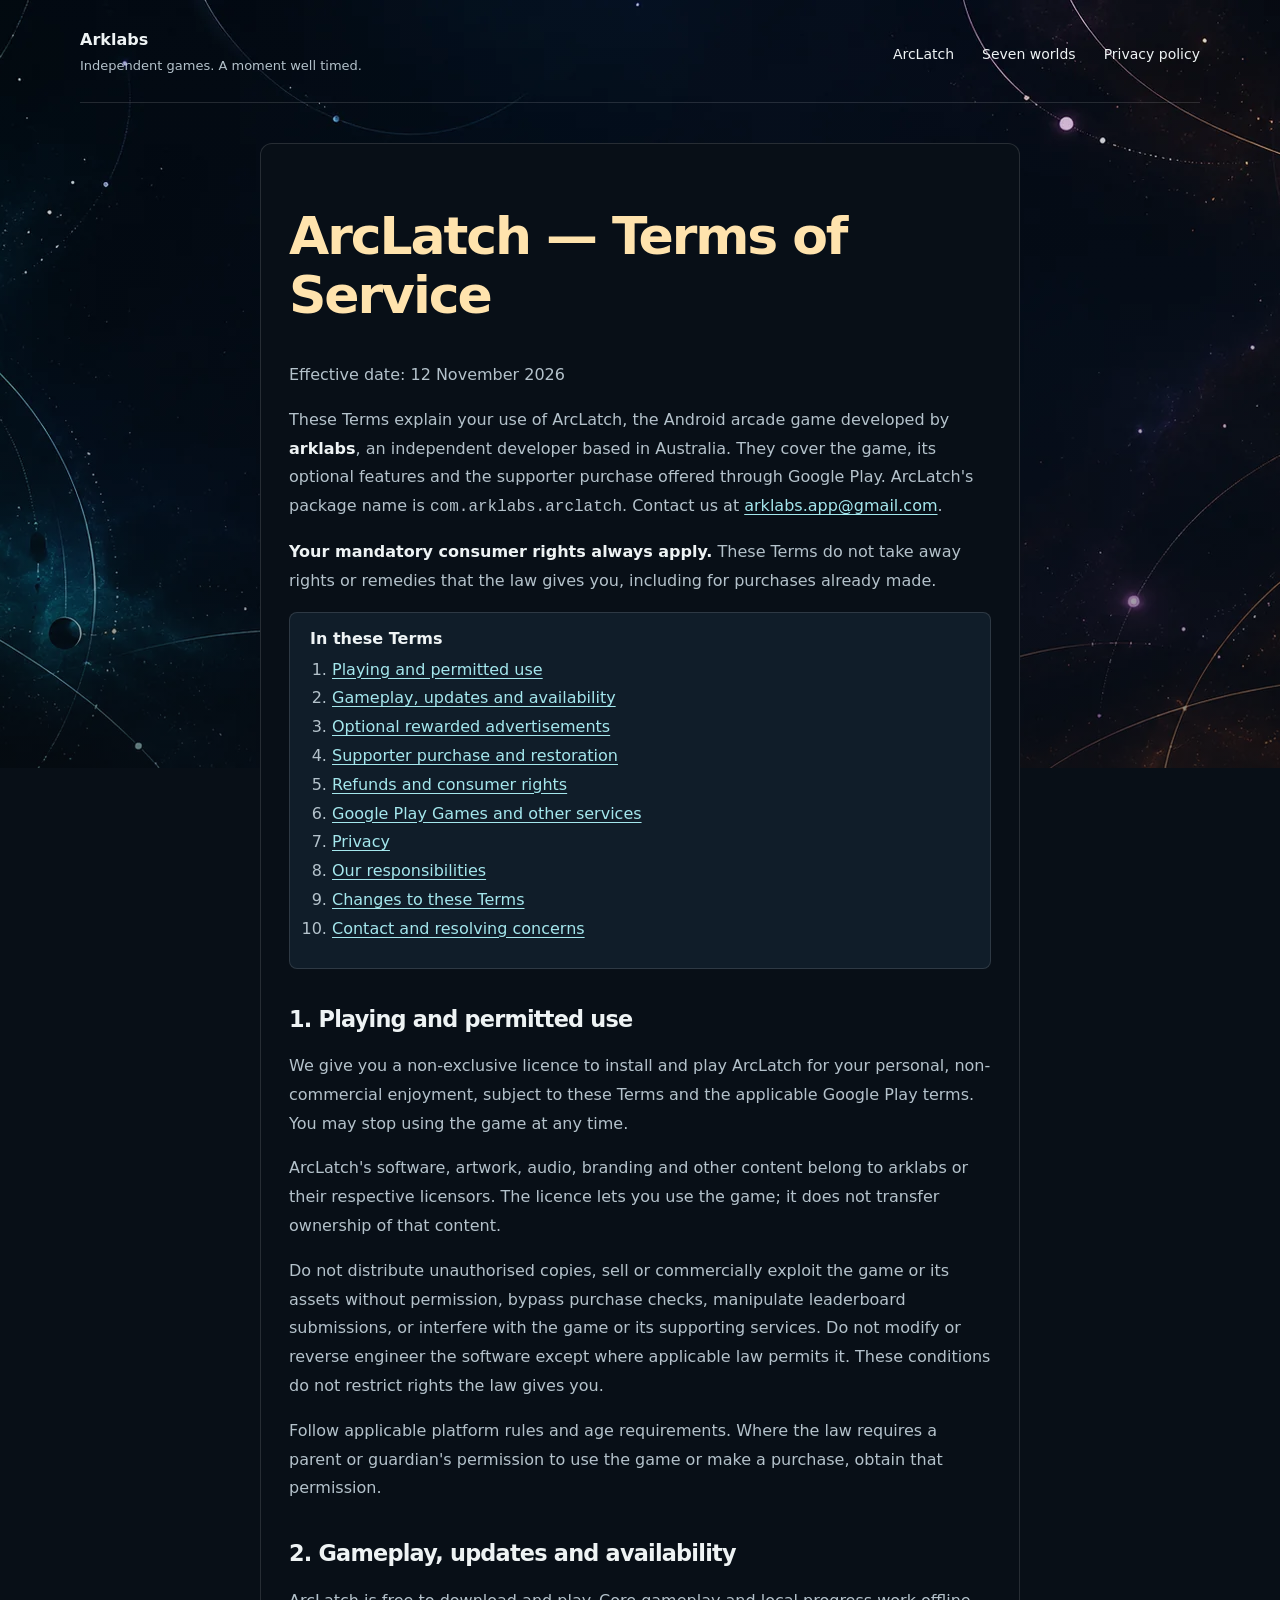
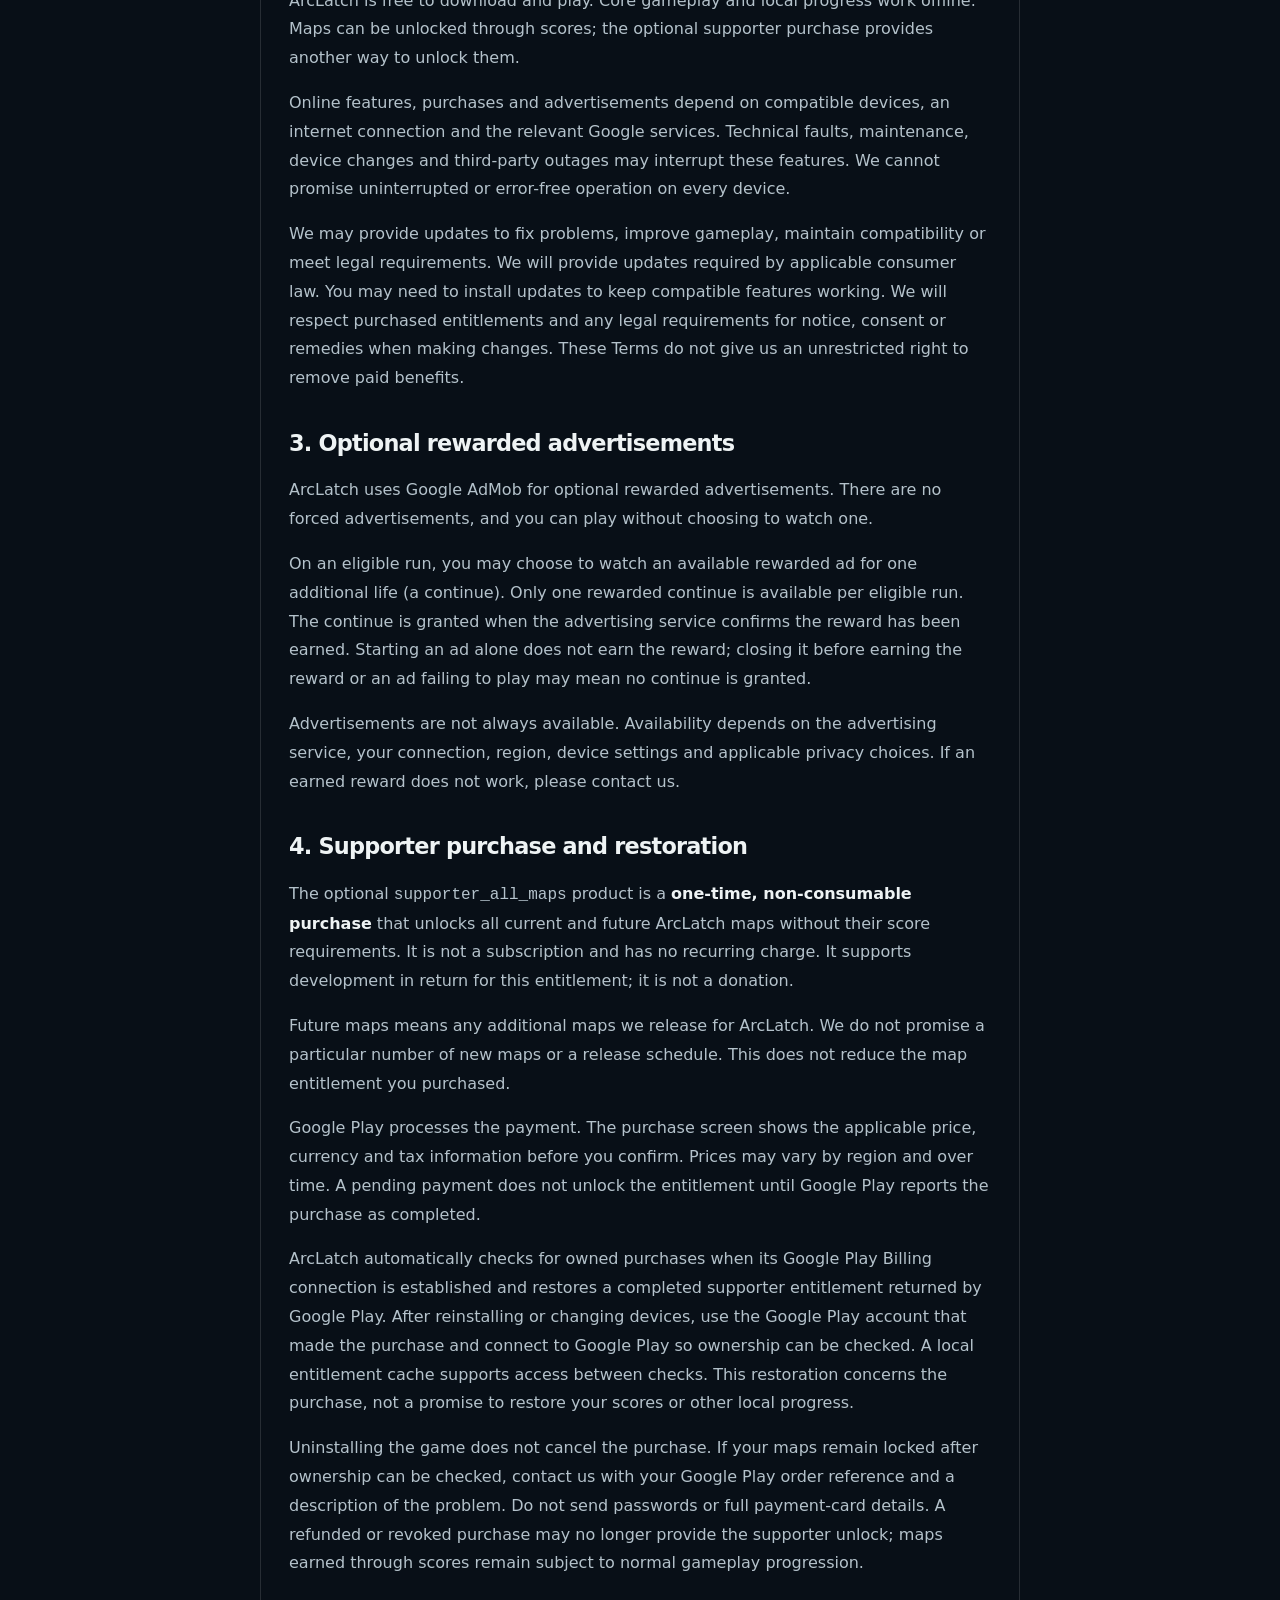
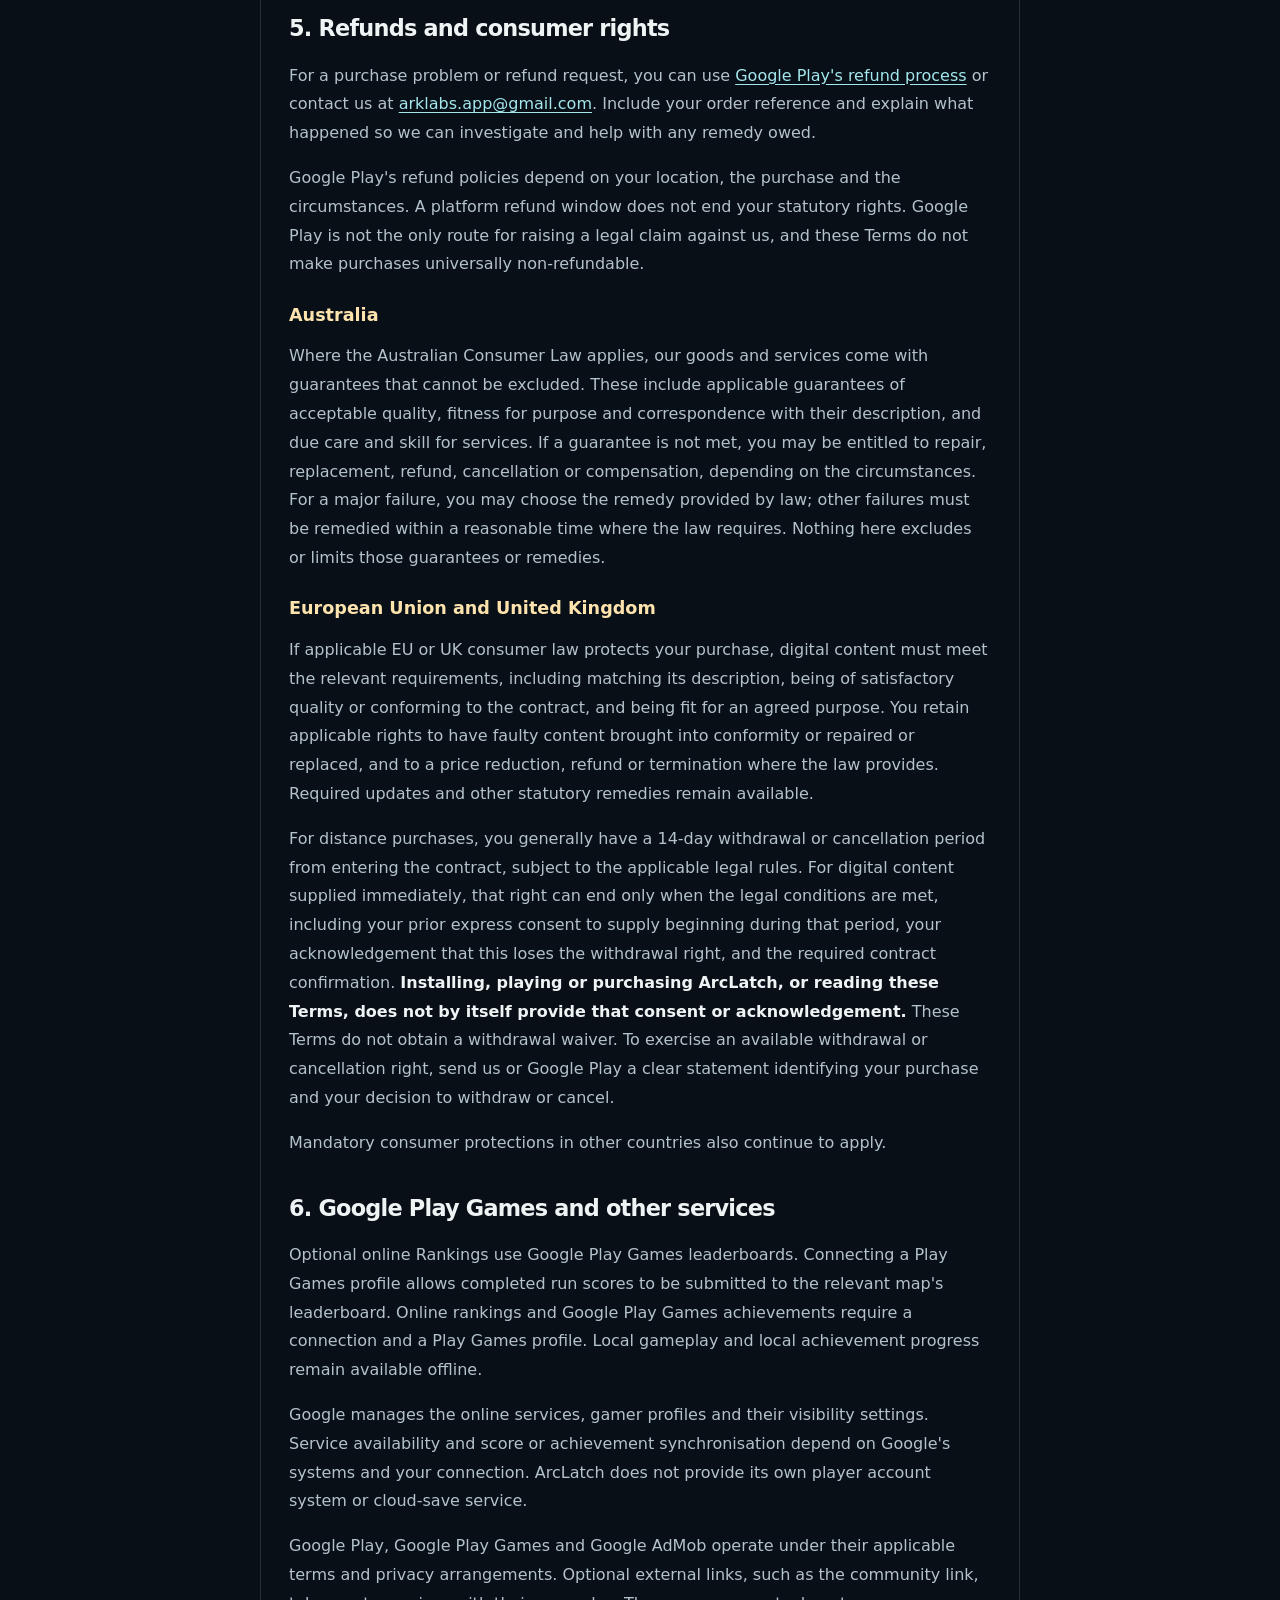
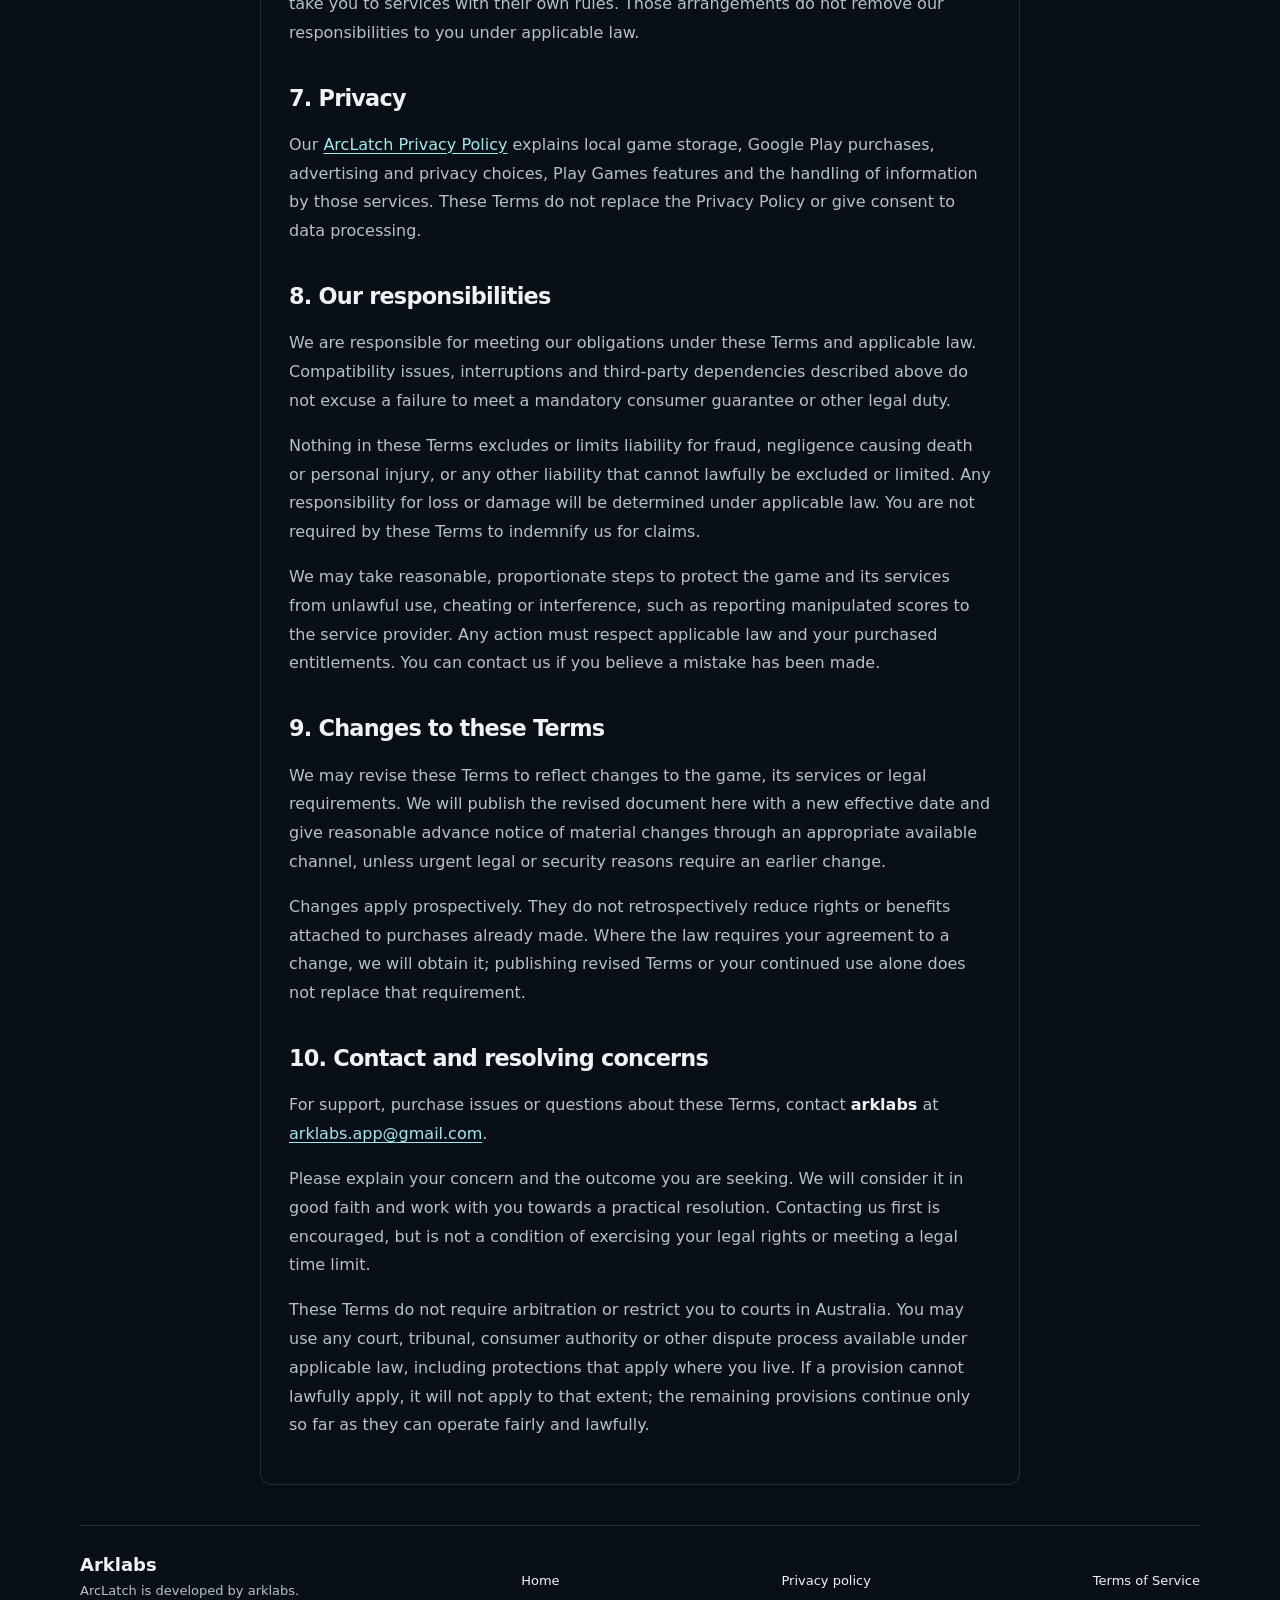
<file: terms-of-service/index.html>
<!doctype html>
<html lang="en-AU">
<head>
  <meta charset="utf-8">
  <meta name="viewport" content="width=device-width, initial-scale=1">
  <title>ArcLatch — Terms of Service | arklabs</title>
  <meta name="description" content="Terms for ArcLatch by arklabs: playing the game, optional rewarded ads, supporter purchases, refunds and your consumer rights.">
  <link rel="canonical" href="https://arklabs-app.github.io/terms-of-service/">
  <meta name="robots" content="index, follow">
  <meta property="og:type" content="website">
  <meta property="og:title" content="ArcLatch — Terms of Service">
  <meta property="og:description" content="Playing ArcLatch, optional purchases and advertisements, and your consumer rights.">
  <meta property="og:url" content="https://arklabs-app.github.io/terms-of-service/">
  <link rel="icon" href="../assets/arclatch-icon.png">
  <link rel="stylesheet" href="../style.css?v=20261102-mobile1">
  <style>
    .legal{max-width:760px;margin:40px auto;padding:28px;background:#080f17;border:1px solid var(--line);border-radius:12px;overflow-wrap:anywhere}
    .legal h1{font-size:clamp(2rem,6vw,3.25rem);line-height:1.15;letter-spacing:-.04em;color:var(--gold)}
    .legal h2{font-size:1.4rem;margin-top:2.2rem;line-height:1.35}
    .legal h3{font-size:1.1rem;color:var(--gold);margin-top:1.6rem}
    .legal p,.legal li{font-size:1rem;line-height:1.8;color:var(--muted)}
    .legal a{text-decoration:underline;text-underline-offset:3px;color:var(--cyan)}
    .legal a:hover{color:var(--gold)}
    .legal strong{color:var(--ink)}
    .legal nav{padding:16px 20px;border:1px solid var(--line);border-radius:8px;background:#101d29}
    .legal nav ol{padding-left:22px;margin:8px 0}
    .legal section{scroll-margin-top:24px}
    @media(max-width:640px){.legal{padding:20px;margin:28px auto}}
    @media print{body{background:#fff;color:#111}.legal p,.legal li,.legal h1,.legal h2,.legal h3,.legal strong,.legal a{color:#111}.developer,footer,.skip,.legal nav{display:none}.shell{padding:0}.legal{padding:0;max-width:none}}
  </style>
</head>
<body>
  <a class="skip" href="#terms">Skip to Terms of Service</a>
  <div class="shell">
    <header class="developer">
      <div><a href="../" aria-label="arklabs home"><strong>Arklabs</strong></a><p>Independent games. A moment well timed.</p></div>
      <nav aria-label="Main navigation"><a href="../#game">ArcLatch</a><a href="../#worlds">Seven worlds</a><a href="https://zaneh20.github.io/privacy.html">Privacy policy</a></nav>
    </header>
    <main id="terms" class="legal">
      <h1>ArcLatch — Terms of Service</h1>
      <p>Effective date: <time datetime="2026-11-12">12 November 2026</time></p>
      <p>These Terms explain your use of ArcLatch, the Android arcade game developed by <strong>arklabs</strong>, an independent developer based in Australia. They cover the game, its optional features and the supporter purchase offered through Google Play. ArcLatch's package name is <code>com.arklabs.arclatch</code>. Contact us at <a href="mailto:arklabs.app@gmail.com">arklabs.app@gmail.com</a>.</p>
      <p><strong>Your mandatory consumer rights always apply.</strong> These Terms do not take away rights or remedies that the law gives you, including for purchases already made.</p>
      <nav aria-label="Contents">
        <strong>In these Terms</strong>
        <ol>
          <li><a href="#playing">Playing and permitted use</a></li>
          <li><a href="#availability">Gameplay, updates and availability</a></li>
          <li><a href="#advertising">Optional rewarded advertisements</a></li>
          <li><a href="#purchases">Supporter purchase and restoration</a></li>
          <li><a href="#refunds">Refunds and consumer rights</a></li>
          <li><a href="#online">Google Play Games and other services</a></li>
          <li><a href="#privacy">Privacy</a></li>
          <li><a href="#responsibility">Our responsibilities</a></li>
          <li><a href="#changes">Changes to these Terms</a></li>
          <li><a href="#contact">Contact and resolving concerns</a></li>
        </ol>
      </nav>
      <section id="playing">
        <h2>1. Playing and permitted use</h2>
        <p>We give you a non-exclusive licence to install and play ArcLatch for your personal, non-commercial enjoyment, subject to these Terms and the applicable Google Play terms. You may stop using the game at any time.</p>
        <p>ArcLatch's software, artwork, audio, branding and other content belong to arklabs or their respective licensors. The licence lets you use the game; it does not transfer ownership of that content.</p>
        <p>Do not distribute unauthorised copies, sell or commercially exploit the game or its assets without permission, bypass purchase checks, manipulate leaderboard submissions, or interfere with the game or its supporting services. Do not modify or reverse engineer the software except where applicable law permits it. These conditions do not restrict rights the law gives you.</p>
        <p>Follow applicable platform rules and age requirements. Where the law requires a parent or guardian's permission to use the game or make a purchase, obtain that permission.</p>
      </section>
      <section id="availability">
        <h2>2. Gameplay, updates and availability</h2>
        <p>ArcLatch is free to download and play. Core gameplay and local progress work offline. Maps can be unlocked through scores; the optional supporter purchase provides another way to unlock them.</p>
        <p>Online features, purchases and advertisements depend on compatible devices, an internet connection and the relevant Google services. Technical faults, maintenance, device changes and third-party outages may interrupt these features. We cannot promise uninterrupted or error-free operation on every device.</p>
        <p>We may provide updates to fix problems, improve gameplay, maintain compatibility or meet legal requirements. We will provide updates required by applicable consumer law. You may need to install updates to keep compatible features working. We will respect purchased entitlements and any legal requirements for notice, consent or remedies when making changes. These Terms do not give us an unrestricted right to remove paid benefits.</p>
      </section>
      <section id="advertising">
        <h2>3. Optional rewarded advertisements</h2>
        <p>ArcLatch uses Google AdMob for optional rewarded advertisements. There are no forced advertisements, and you can play without choosing to watch one.</p>
        <p>On an eligible run, you may choose to watch an available rewarded ad for one additional life (a continue). Only one rewarded continue is available per eligible run. The continue is granted when the advertising service confirms the reward has been earned. Starting an ad alone does not earn the reward; closing it before earning the reward or an ad failing to play may mean no continue is granted.</p>
        <p>Advertisements are not always available. Availability depends on the advertising service, your connection, region, device settings and applicable privacy choices. If an earned reward does not work, please contact us.</p>
      </section>
      <section id="purchases">
        <h2>4. Supporter purchase and restoration</h2>
        <p>The optional <code>supporter_all_maps</code> product is a <strong>one-time, non-consumable purchase</strong> that unlocks all current and future ArcLatch maps without their score requirements. It is not a subscription and has no recurring charge. It supports development in return for this entitlement; it is not a donation.</p>
        <p>Future maps means any additional maps we release for ArcLatch. We do not promise a particular number of new maps or a release schedule. This does not reduce the map entitlement you purchased.</p>
        <p>Google Play processes the payment. The purchase screen shows the applicable price, currency and tax information before you confirm. Prices may vary by region and over time. A pending payment does not unlock the entitlement until Google Play reports the purchase as completed.</p>
        <p>ArcLatch automatically checks for owned purchases when its Google Play Billing connection is established and restores a completed supporter entitlement returned by Google Play. After reinstalling or changing devices, use the Google Play account that made the purchase and connect to Google Play so ownership can be checked. A local entitlement cache supports access between checks. This restoration concerns the purchase, not a promise to restore your scores or other local progress.</p>
        <p>Uninstalling the game does not cancel the purchase. If your maps remain locked after ownership can be checked, contact us with your Google Play order reference and a description of the problem. Do not send passwords or full payment-card details. A refunded or revoked purchase may no longer provide the supporter unlock; maps earned through scores remain subject to normal gameplay progression.</p>
      </section>
      <section id="refunds">
        <h2>5. Refunds and consumer rights</h2>
        <p>For a purchase problem or refund request, you can use <a href="https://support.google.com/googleplay/answer/2479637?hl=en">Google Play's refund process</a> or contact us at <a href="mailto:arklabs.app@gmail.com">arklabs.app@gmail.com</a>. Include your order reference and explain what happened so we can investigate and help with any remedy owed.</p>
        <p>Google Play's refund policies depend on your location, the purchase and the circumstances. A platform refund window does not end your statutory rights. Google Play is not the only route for raising a legal claim against us, and these Terms do not make purchases universally non-refundable.</p>
        <h3>Australia</h3>
        <p>Where the Australian Consumer Law applies, our goods and services come with guarantees that cannot be excluded. These include applicable guarantees of acceptable quality, fitness for purpose and correspondence with their description, and due care and skill for services. If a guarantee is not met, you may be entitled to repair, replacement, refund, cancellation or compensation, depending on the circumstances. For a major failure, you may choose the remedy provided by law; other failures must be remedied within a reasonable time where the law requires. Nothing here excludes or limits those guarantees or remedies.</p>
        <h3>European Union and United Kingdom</h3>
        <p>If applicable EU or UK consumer law protects your purchase, digital content must meet the relevant requirements, including matching its description, being of satisfactory quality or conforming to the contract, and being fit for an agreed purpose. You retain applicable rights to have faulty content brought into conformity or repaired or replaced, and to a price reduction, refund or termination where the law provides. Required updates and other statutory remedies remain available.</p>
        <p>For distance purchases, you generally have a 14-day withdrawal or cancellation period from entering the contract, subject to the applicable legal rules. For digital content supplied immediately, that right can end only when the legal conditions are met, including your prior express consent to supply beginning during that period, your acknowledgement that this loses the withdrawal right, and the required contract confirmation. <strong>Installing, playing or purchasing ArcLatch, or reading these Terms, does not by itself provide that consent or acknowledgement.</strong> These Terms do not obtain a withdrawal waiver. To exercise an available withdrawal or cancellation right, send us or Google Play a clear statement identifying your purchase and your decision to withdraw or cancel.</p>
        <p>Mandatory consumer protections in other countries also continue to apply.</p>
      </section>
      <section id="online">
        <h2>6. Google Play Games and other services</h2>
        <p>Optional online Rankings use Google Play Games leaderboards. Connecting a Play Games profile allows completed run scores to be submitted to the relevant map's leaderboard. Online rankings and Google Play Games achievements require a connection and a Play Games profile. Local gameplay and local achievement progress remain available offline.</p>
        <p>Google manages the online services, gamer profiles and their visibility settings. Service availability and score or achievement synchronisation depend on Google's systems and your connection. ArcLatch does not provide its own player account system or cloud-save service.</p>
        <p>Google Play, Google Play Games and Google AdMob operate under their applicable terms and privacy arrangements. Optional external links, such as the community link, take you to services with their own rules. Those arrangements do not remove our responsibilities to you under applicable law.</p>
      </section>
      <section id="privacy">
        <h2>7. Privacy</h2>
        <p>Our <a href="https://zaneh20.github.io/privacy.html">ArcLatch Privacy Policy</a> explains local game storage, Google Play purchases, advertising and privacy choices, Play Games features and the handling of information by those services. These Terms do not replace the Privacy Policy or give consent to data processing.</p>
      </section>
      <section id="responsibility">
        <h2>8. Our responsibilities</h2>
        <p>We are responsible for meeting our obligations under these Terms and applicable law. Compatibility issues, interruptions and third-party dependencies described above do not excuse a failure to meet a mandatory consumer guarantee or other legal duty.</p>
        <p>Nothing in these Terms excludes or limits liability for fraud, negligence causing death or personal injury, or any other liability that cannot lawfully be excluded or limited. Any responsibility for loss or damage will be determined under applicable law. You are not required by these Terms to indemnify us for claims.</p>
        <p>We may take reasonable, proportionate steps to protect the game and its services from unlawful use, cheating or interference, such as reporting manipulated scores to the service provider. Any action must respect applicable law and your purchased entitlements. You can contact us if you believe a mistake has been made.</p>
      </section>
      <section id="changes">
        <h2>9. Changes to these Terms</h2>
        <p>We may revise these Terms to reflect changes to the game, its services or legal requirements. We will publish the revised document here with a new effective date and give reasonable advance notice of material changes through an appropriate available channel, unless urgent legal or security reasons require an earlier change.</p>
        <p>Changes apply prospectively. They do not retrospectively reduce rights or benefits attached to purchases already made. Where the law requires your agreement to a change, we will obtain it; publishing revised Terms or your continued use alone does not replace that requirement.</p>
      </section>
      <section id="contact">
        <h2>10. Contact and resolving concerns</h2>
        <p>For support, purchase issues or questions about these Terms, contact <strong>arklabs</strong> at <a href="mailto:arklabs.app@gmail.com">arklabs.app@gmail.com</a>.</p>
        <p>Please explain your concern and the outcome you are seeking. We will consider it in good faith and work with you towards a practical resolution. Contacting us first is encouraged, but is not a condition of exercising your legal rights or meeting a legal time limit.</p>
        <p>These Terms do not require arbitration or restrict you to courts in Australia. You may use any court, tribunal, consumer authority or other dispute process available under applicable law, including protections that apply where you live. If a provision cannot lawfully apply, it will not apply to that extent; the remaining provisions continue only so far as they can operate fairly and lawfully.</p>
      </section>
    </main>
    <footer><div><strong>Arklabs</strong><p>ArcLatch is developed by arklabs.</p></div><a href="../">Home</a><a href="https://zaneh20.github.io/privacy.html">Privacy policy</a><a href="./" aria-current="page">Terms of Service</a></footer>
  </div>
</body>
</html>
</file>
<file: style.css>
:root{color-scheme:dark;--ink:#eef3f4;--muted:#b4c2cb;--line:#ffffff20;--gold:#ffe3ad;--cyan:#a4e7ed;font-family:system-ui,-apple-system,BlinkMacSystemFont,"Segoe UI",sans-serif;background:#080f17;color:var(--ink);scroll-behavior:smooth}
*{box-sizing:border-box}body{margin:0;background:linear-gradient(180deg,#080f1720 0,#080f1766 650px,#080f17 1100px),url('assets/orbital-background.webp?v=20261102-2') center top/1920px auto no-repeat}a{color:inherit;text-decoration:none}a:focus-visible{outline:3px solid var(--gold);outline-offset:5px}a:hover{color:var(--gold)}.shell{max-width:1200px;margin:auto;padding:0 40px}.developer{display:flex;align-items:center;justify-content:space-between;gap:24px;padding:30px 0 24px;border-bottom:1px solid var(--line)}.developer h1{font-size:27px;letter-spacing:-.04em;margin:0}.developer p{font-size:13px;color:var(--muted);margin:6px 0 0}.developer nav{display:flex;flex-wrap:wrap;gap:28px;font-size:14px}.languages{display:flex;justify-content:flex-end;align-items:center;flex-wrap:wrap;gap:9px;padding:18px 0;font-size:12px}.languages span{color:var(--muted);margin-right:8px}.languages a{padding:7px 11px;border:1px solid var(--line);border-radius:6px;background:#0c1620b8}.languages a[aria-current]{border-color:#a4e7ed70;color:var(--cyan);background:#17313e}.hero{display:grid;grid-template-columns:1.3fr .7fr;gap:64px;align-items:center;padding:45px 0 76px;scroll-margin-top:20px}.eyebrow{font-size:12px!important;letter-spacing:.13em;text-transform:uppercase;color:var(--cyan)!important;font-weight:650}.game-brand{display:flex;align-items:center;gap:18px;margin:20px 0 26px}.game-brand img{border-radius:15px}.game-brand h2{font-size:clamp(42px,6vw,72px);letter-spacing:-.055em;margin:0;font-weight:650;line-height:1.1}.hero h3{font-size:clamp(24px,3vw,38px);line-height:1.25;letter-spacing:-.035em;font-weight:550;color:var(--gold);margin:0 0 22px}p{line-height:1.75;color:var(--muted)}.intro{max-width:560px;font-size:17px}.actions{display:flex;flex-direction:column;align-items:flex-start;gap:18px;margin-top:28px}.download{display:inline-flex;align-items:center;justify-content:center;gap:20px;padding:16px 23px;background:var(--cyan);border:1px solid var(--cyan);border-radius:8px;font-size:14px;font-weight:700;color:#081820;line-height:1.5}.download:hover{color:#081820;background:#d0f9fc}.video{font-size:14px;text-decoration:underline;text-underline-offset:5px}.fine{font-size:12px;margin-top:26px;max-width:430px}.hero-shot{margin:0;text-align:center}.hero-shot img{display:block;width:100%;max-width:240px;height:auto;margin:auto;border-radius:22px;border:1px solid #9bd7df50;box-shadow:0 24px 90px #0009}.hero-shot figcaption{font-size:11px;color:var(--muted);margin-top:16px}.worlds,.features{padding:58px 0;border-top:1px solid var(--line);scroll-margin-top:24px}.section-heading{max-width:720px;margin-bottom:32px}h2{font-size:clamp(25px,3vw,36px);letter-spacing:-.035em;line-height:1.2;margin:12px 0 18px}.world-gallery{display:grid;grid-template-columns:repeat(4,minmax(0,1fr));gap:20px}.world-card{margin:0;background:#0e1823;border:1px solid var(--line);border-radius:12px;overflow:hidden}.world-card img{width:100%;height:auto;display:block;aspect-ratio:1/2;object-fit:contain;background:#080e14}.world-card figcaption{padding:15px 13px}.world-card strong{display:block;font-size:14px}.world-card span{display:block;margin-top:5px;color:var(--muted);font-size:11px}.feature-grid{display:grid;grid-template-columns:repeat(3,minmax(0,1fr));gap:32px;margin-top:32px}.number{color:var(--cyan);font-size:12px;letter-spacing:.12em}.feature-grid h3{font-size:19px;color:var(--gold);margin:16px 0 10px}.feature-grid p{font-size:14px;margin:0}.play{border:1px solid var(--line);border-radius:14px;background:#101d29;padding:36px;margin:8px 0 66px;max-width:920px}.play p{font-size:14px;max-width:800px;margin-bottom:26px}footer{border-top:1px solid var(--line);padding:28px 0;display:flex;justify-content:space-between;flex-wrap:wrap;gap:14px;font-size:13px}footer strong{font-size:18px}footer p{margin:5px 0}footer>a{align-self:center}.art-note{width:100%;font-size:11px;color:#8da0ac;margin-top:12px}.skip{position:absolute;top:-100px;left:20px;padding:12px;background:#fff;color:#000}.skip:focus{top:8px;z-index:10}
@media(max-width:900px){.shell{padding:0 28px}.hero{gap:35px}.world-gallery{grid-template-columns:repeat(3,minmax(0,1fr))}.developer nav{gap:18px}}
@media(max-width:640px){.shell{padding:0 20px}.developer{align-items:flex-start;flex-direction:column;gap:18px;padding-top:24px}.developer nav{gap:20px}.languages{justify-content:flex-start;gap:6px}.languages span{width:100%;margin:0 0 3px}.languages a{font-size:11px;padding:7px 9px}.hero{grid-template-columns:1fr;gap:32px;padding:30px 0 50px}.hero-shot img{max-width:195px}.game-brand h2{font-size:52px}.game-brand img{width:52px;height:52px}.hero h3{font-size:30px}.intro{font-size:16px}.world-gallery{grid-template-columns:repeat(2,minmax(0,1fr));gap:12px}.world-card figcaption{padding:12px 9px}.world-card strong{font-size:12px}.world-card span{font-size:10px}.feature-grid{grid-template-columns:1fr;gap:28px}.worlds,.features{padding:38px 0}.play{padding:24px 20px;margin-bottom:40px}.download{padding:14px 18px;font-size:13px;gap:10px}footer{padding:24px 0}.game-brand{gap:12px}}
@media(max-width:350px){.shell{padding:0 14px}.world-gallery{grid-template-columns:1fr}.game-brand h2{font-size:44px}}
@media(prefers-reduced-motion:reduce){:root{scroll-behavior:auto}}

.map-index{font-size:13px;color:var(--gold);line-height:1.9;margin:-8px 0 28px;max-width:840px}

/* Frame the existing artwork's teal orbital edge on phones instead of cropping
   its intentionally empty desktop centre. Keep the original image proportions. */
@media(max-width:900px){body{background-size:auto,1200px auto;background-position:center top,left 96px}}
</file>
